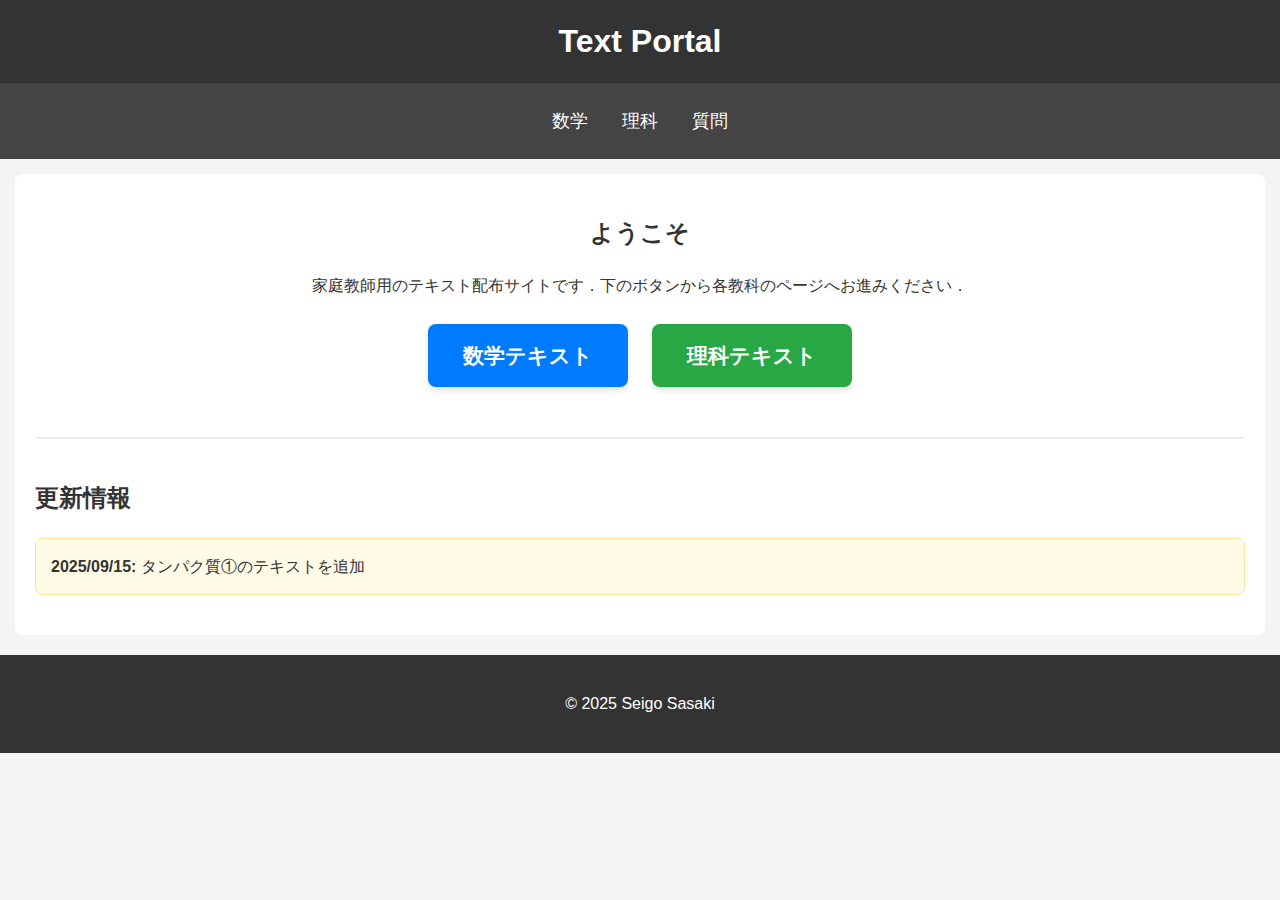
<file: index.html>
<!DOCTYPE html>
<html lang="ja">

<head>
    <meta charset="UTF-8">
    <meta name="viewport" content="width=device-width, initial-scale=1.0">
    <title>Text Portal</title>
    <link rel="stylesheet" href="style.css">
</head>

<body>
    <header>
        <h1>Text Portal</h1>
    </header>
    <nav>
        <ul>
            <li><a href="math.html">数学</a></li>
            <li><a href="science.html">理科</a></li>
            <li><a href="questions.html">質問</a></li>
        </ul>
    </nav>
    <main class="content-main">
        <section style="text-align: center;">
            <h2>ようこそ</h2>
            <p>家庭教師用のテキスト配布サイトです．下のボタンから各教科のページへお進みください．</p>
            <div class="submenu">
                <a href="math.html" class="submenu-button math-button">数学テキスト</a>
                <a href="science.html" class="submenu-button science-button">理科テキスト</a>
            </div>
        </section>

        <hr class="section-divider">
        <section>
            <h2>更新情報</h2>
            <div class="update-info">
                      <p><b>2025/09/15:</b> タンパク質①のテキストを追加
            </div>
        </section>
    </main>
    <footer class="site-footer">
        <p>&copy; 2025 Seigo Sasaki</p>
    </footer>
</body>

</html>
</file>
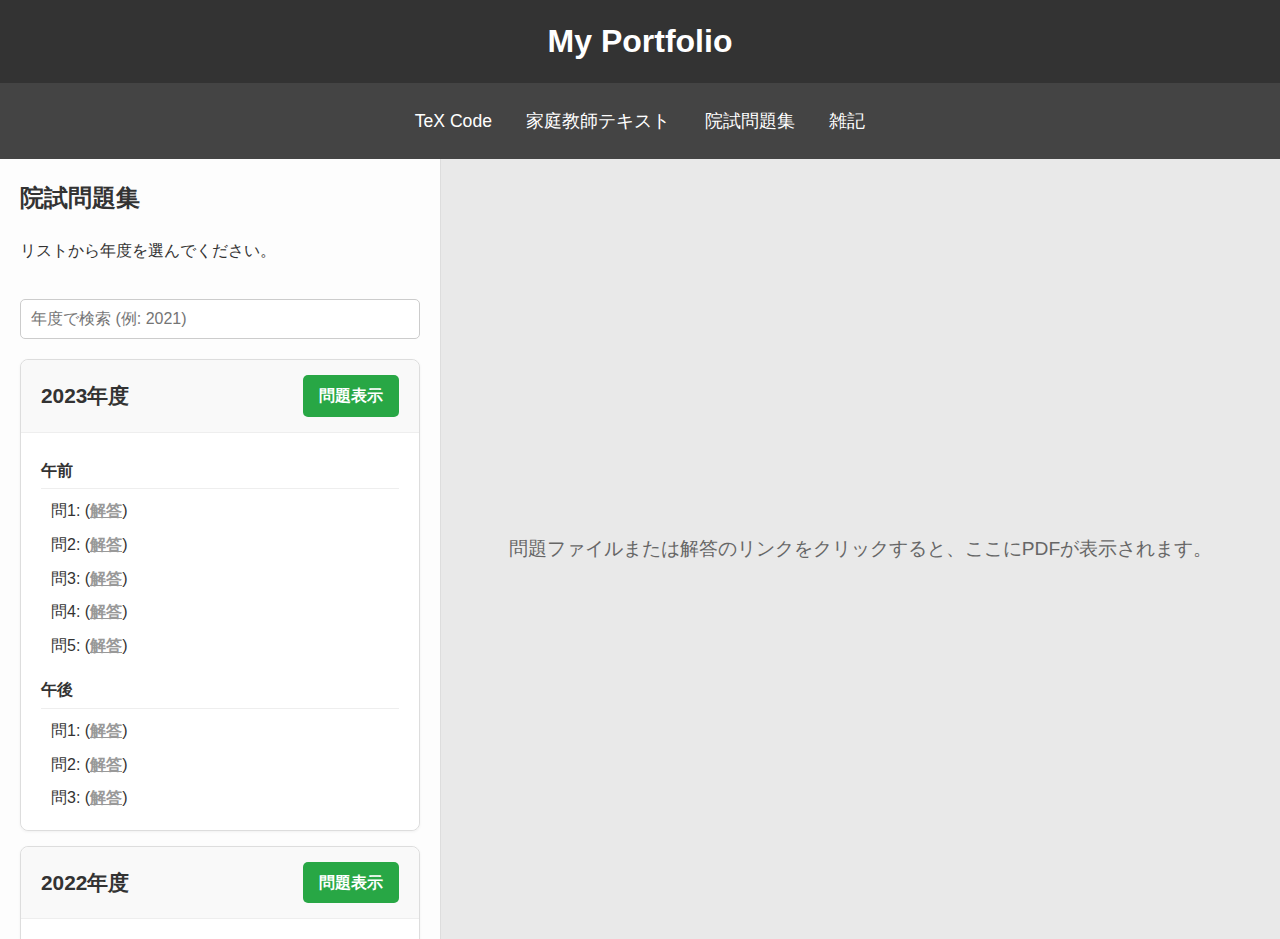
<file: exam_questions.html>
<!DOCTYPE html>
<html lang="ja">
<head>
    <meta charset="UTF-8">
    <meta name="viewport" content="width=device-width, initial-scale=1.0">
    <title>院試問題集 - My Portfolio</title>
    <link rel="stylesheet" href="style.css">
</head>
<body>
    <header>
        <h1><a href="index.html" class="header-link">My Portfolio</a></h1>
    </header>
    <nav>
        <ul>
            <li><a href="tex.html">TeX Code</a></li>
            <li><a href="tutor.html">家庭教師テキスト</a></li>
            <li><a href="exam_questions.html">院試問題集</a></li>
            <li><a href="zatsuroku.html">雑記</a></li>
        </ul>
    </nav>
    <div class="page-container">
        <div class="left-column">
            <h2>院試問題集</h2>
            <p>リストから年度を選んでください。</p>
            <input type="text" id="yearSearchInput" class="search-input-style" placeholder="年度で検索 (例: 2021)">
            <div id="exam-year-list">
                </div>
        </div>
        <div class="right-column">
            <div id="pdf-placeholder">
                <p>問題ファイルまたは解答のリンクをクリックすると、ここにPDFが表示されます。</p>
            </div>
            <iframe id="pdf-viewer" frameborder="0"></iframe>
        </div>
    </div>
    
    <script>
        document.addEventListener('DOMContentLoaded', function() {
            const listContainer = document.getElementById('exam-year-list');
            const pdfViewer = document.getElementById('pdf-viewer');
            const pdfPlaceholder = document.getElementById('pdf-placeholder');
            const searchInput = document.getElementById('yearSearchInput');
            const startYear = 1999;
            const endYear = 2023;

            const allYears = Array.from({length: endYear - startYear + 1}, (_, i) => endYear - i);

            function renderList(years) {
                listContainer.innerHTML = '';
                years.forEach(year => {
                    const yearDiv = document.createElement('div');
                    yearDiv.className = 'exam-year-item-container';
                    yearDiv.dataset.year = year;
                    yearDiv.innerHTML = `
                        <div class="exam-year-header">
                            <h3>${year}年度</h3>
                            <a href="exam_pdfs/${year}.pdf" class="exam-button file-link">問題表示</a>
                        </div>
                        <div class="exam-details">
                            <div class="solution-section">
                                <h4>午前</h4>
                                <ul>
                                    <li>問1:  (<a href="exams_ans/${year}_am_1.pdf" class="solution-pdf-link">解答</a>)</li>
                                    <li>問2:  (<a href="exams_ans/${year}_am_2.pdf" class="solution-pdf-link">解答</a>)</li>
                                     <li>問3:  (<a href="exams_ans/${year}_am_3.pdf" class="solution-pdf-link">解答</a>)</li>
                                      <li>問4:  (<a href="exams_ans/${year}_am_4.pdf" class="solution-pdf-link">解答</a>)</li>
                                       <li>問5: (<a href="exams_ans/${year}_am_5.pdf" class="solution-pdf-link">解答</a>)</li>
                                </ul>
                            </div>
                            <div class="solution-section">
                                <h4>午後</h4>
                                <ul>
                                    <li>問1:  (<a href="exams_ans/${year}_pm_1.pdf" class="solution-pdf-link">解答</a>)</li>
                                      <li>問2:  (<a href="exams_ans/${year}_pm_2.pdf" class="solution-pdf-link">解答</a>)</li>
                                        <li>問3:  (<a href="exams_ans/${year}_pm_3.pdf" class="solution-pdf-link">解答</a>)</li>
                                </ul>
                            </div>
                        </div>
                    `;
                    listContainer.appendChild(yearDiv);
                });
            }

            renderList(allYears);
            
            // ★★★ 全角数字を半角に変換する関数を追加 ★★★
            function toHalfWidth(str) {
                return str.replace(/[０-９]/g, function(s) {
                    return String.fromCharCode(s.charCodeAt(0) - 0xFEE0);
                });
            }

            searchInput.addEventListener('input', function() {
                // ★★★ ここで変換関数を呼び出す ★★★
                const query = toHalfWidth(searchInput.value);
                const filteredYears = allYears.filter(year => {
                    return String(year).includes(query);
                });
                renderList(filteredYears);
            });

            listContainer.addEventListener('click', function(event) {
                const container = event.target.closest('.exam-year-item-container');
                if (!container) return;

                document.querySelectorAll('.exam-year-item-container.active').forEach(item => {
                    item.classList.remove('active');
                });
                container.classList.add('active');

                if (event.target.classList.contains('file-link') || event.target.classList.contains('solution-pdf-link')) {
                    event.preventDefault();
                    const pdfUrl = event.target.href;
                    pdfPlaceholder.style.display = 'none';
                    pdfViewer.style.display = 'block';
                    pdfViewer.src = pdfUrl;
                }
            });
        });
    </script>
</body>
</html>
</file>
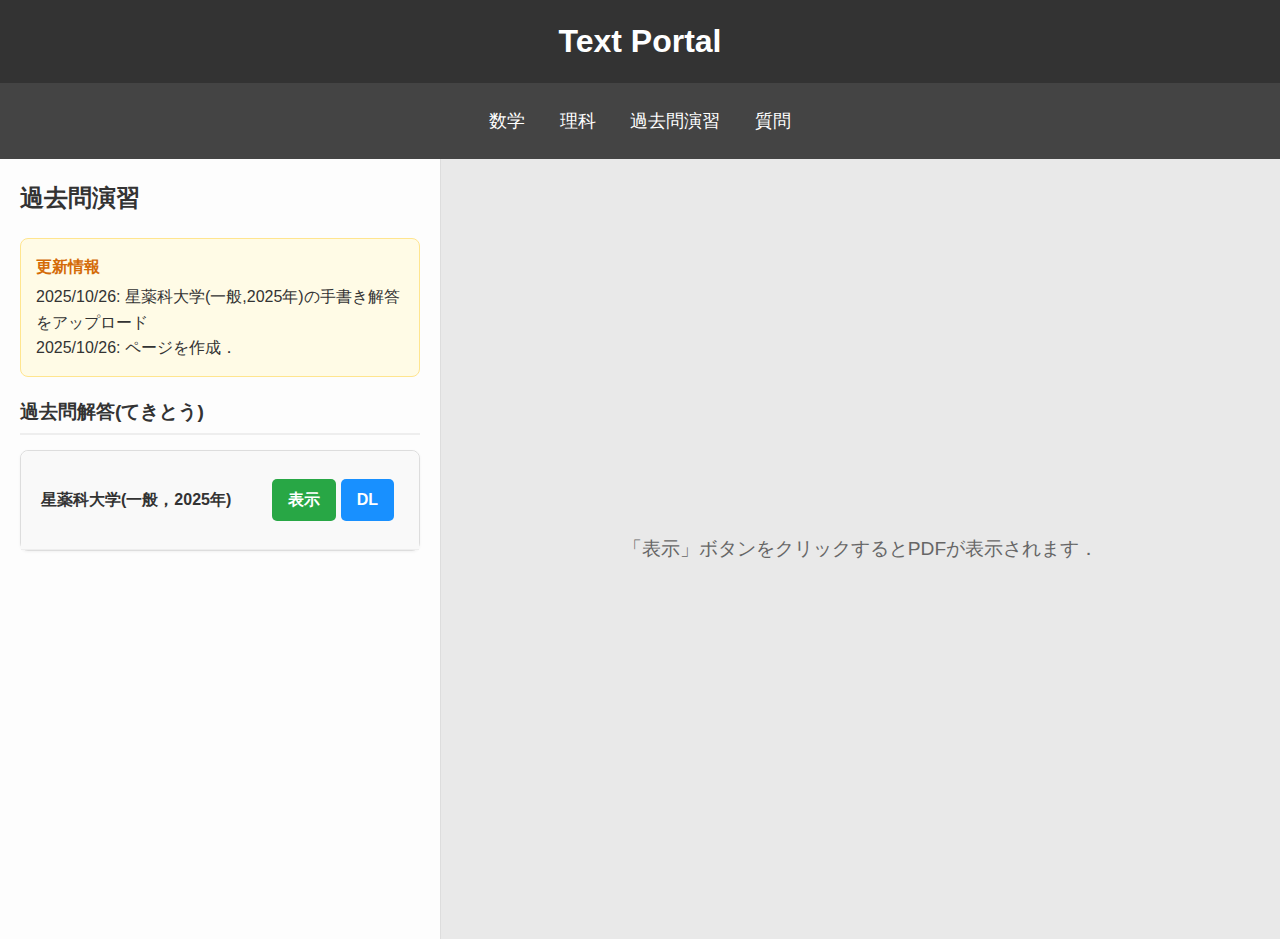
<file: kakomon.html>
<!DOCTYPE html>
<html lang="ja">
<head>
    <meta charset="UTF-8">
    <meta name="viewport" content="width=device-width, initial-scale=1.0">
    <title>過去問演習 - Text Portal</title>
    <link rel="stylesheet" href="style.css">
</head>
<body>
    <header>
        <h1><a href="index.html" class="header-link">Text Portal</a></h1>
    </header>
   <nav>
    <ul>
        <li><a href="math.html">数学</a></li>
        <li><a href="science.html">理科</a></li>
                        <li><a href="kakomon.html">過去問演習</a></li>
        <li><a href="questions.html">質問</a></li>
    </ul>
</nav>

    <div class="page-container">
        <div class="left-column">
            <h2>過去問演習</h2>
            
            <div class="update-info">
                <h4>更新情報</h4>
                <p>2025/10/26: 星薬科大学(一般,2025年)の手書き解答をアップロード</p>
                <p>2025/10/26: ページを作成．</p>
            </div>

            <div id="text-list-container">
    <h3>過去問解答(てきとう)</h3>
                   <div class="exam-year-item-container">
                    <div class="exam-year-header">
                        <h4>星薬科大学(一般，2025年)</h4>
                        <div>
                            <a href="家庭教師テキスト/kakomon/hoshiippan2025.pdf" class="exam-button file-link">表示</a>
                             <a href="家庭教師テキスト/kakomon/hoshiippan2025.pdf" class="exam-button file-link" download>DL</a>
                                    </div>
                    </div>
                </div>


            </div>
        </div>
     <div class="right-column">
            <div id="pdf-placeholder">
                <p>「表示」ボタンをクリックするとPDFが表示されます．</p>
            </div>
            <iframe id="pdf-viewer" frameborder="0"></iframe>
        </div>
    </div>
    </div>

    <script>
        document.addEventListener('DOMContentLoaded', function () {
            const listContainer = document.getElementById('text-list-container');
            const pdfViewer = document.getElementById('pdf-viewer');
            const pdfPlaceholder = document.getElementById('pdf-placeholder');

            listContainer.addEventListener('click', function (event) {
                // 「表示」ボタン(file-linkクラスを持つ要素)がクリックされたかチェック
                if (event.target.classList.contains('file-link')) {

                    // ★★★ ここからが変更部分 ★★★
                    // 画面幅が768pxより大きい（PC）場合のみ、プレビュー機能を動かす
                    if (window.innerWidth > 768) {
                        event.preventDefault(); // リンクの通常動作をキャンセル

                        const clickedItem = event.target.closest('.exam-year-item-container');
                        if (!clickedItem) return;

                        // すべての項目のアクティブ状態を解除
                        document.querySelectorAll('.exam-year-item-container.active').forEach(item => {
                            item.classList.remove('active');
                        });
                        // クリックされた項目をアクティブにする
                        clickedItem.classList.add('active');

                        // PDFを表示
                        const pdfUrl = event.target.href;
                        pdfPlaceholder.style.display = 'none';
                        pdfViewer.style.display = 'block';
                        pdfViewer.src = pdfUrl;
                    }
                    // ★★★ 変更部分ここまで ★★★
                    // スマホの場合は event.preventDefault() が実行されないため、
                    // リンクは通常の動作（新しいタブでPDFを開く）をします。
                }
            });
        });
    </script>
</body>

</html>
</file>
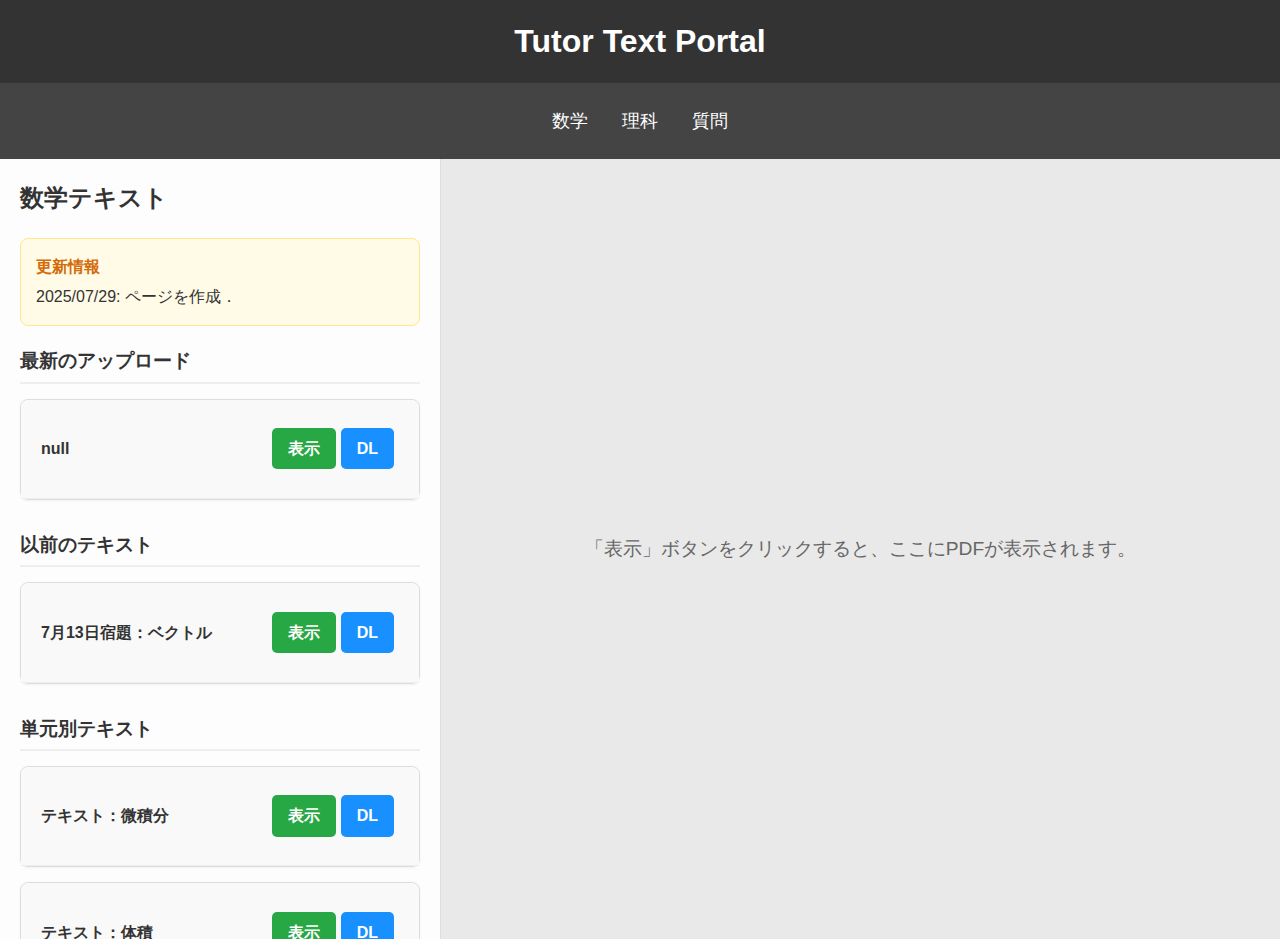
<file: math.html>
<!DOCTYPE html>
<html lang="ja">
<head>
    <meta charset="UTF-8">
    <meta name="viewport" content="width=device-width, initial-scale=1.0">
    <title>数学テキスト - Tutor Text Portal</title>
    <link rel="stylesheet" href="style.css">
</head>
<body>
    <header>
        <h1><a href="index.html" class="header-link">Tutor Text Portal</a></h1>
    </header>
   <nav>
    <ul>
        <li><a href="math.html">数学</a></li>
        <li><a href="science.html">理科</a></li>
        <li><a href="questions.html">質問</a></li>
    </ul>
</nav>

    <div class="page-container">
        <div class="left-column">
            <h2>数学テキスト</h2>
            
            <div class="update-info">
                <h4>更新情報</h4>
                <p>2025/07/29: ページを作成．</p>
            </div>

            <div id="text-list-container">
                <h3>最新のアップロード</h3>
                <div class="exam-year-item-container">
                    <div class="exam-year-header">
                        <h4>null</h4>
                        <div>
                            <a href="家庭教師テキスト/math/calculus_basic.pdf" class="exam-button file-link">表示</a>
                            <a href="家庭教師テキスト/math/calculus_basic.pdf" class="exam-button file-link" download>DL</a>
                        </div>
                    </div>
                </div>
                

                <h3>以前のテキスト</h3>
                <div class="exam-year-item-container">
                    <div class="exam-year-header">
                        <h4>7月13日宿題：ベクトル</h4>
                        <div>
                            <a href="家庭教師テキスト/math/0713homework.pdf" class="exam-button file-link">表示</a>
                            <a href="家庭教師テキスト/math/0713homework.pdf" class="exam-button file-link" download>DL</a>
                        </div>
                    </div>
                </div>

 <h3>単元別テキスト</h3>
         <div class="exam-year-item-container">
                    <div class="exam-year-header">
                        <h4>テキスト：微積分</h4>
                        <div>
                            <a href="家庭教師テキスト/math/calc.pdf" class="exam-button file-link">表示</a>
                            <a href="家庭教師テキスト/math/calc.pdf" class="exam-button file-link" download>DL</a>
                        </div>
                    </div>
                </div>

                           <div class="exam-year-item-container">
                    <div class="exam-year-header">
                        <h4>テキスト：体積</h4>
                        <div>
                            <a href="家庭教師テキスト/math/volume.pdf" class="exam-button file-link">表示</a>
                            <a href="家庭教師テキスト/math/volume.pdf" class="exam-button file-link" download>DL</a>
                        </div>
                    </div>
                </div>

                              <div class="exam-year-item-container">
                    <div class="exam-year-header">
                        <h4>テキスト：ベクトル</h4>
                        <div>
                            <a href="家庭教師テキスト/math/vector.pdf" class="exam-button file-link">表示</a>
                            <a href="家庭教師テキスト/math/vector.pdf" class="exam-button file-link" download>DL</a>
                        </div>
                    </div>
                </div>

   <div class="exam-year-item-container">
                    <div class="exam-year-header">
                        <h4>演習問題：複素平面</h4>
                        <div>
                            <a href="家庭教師テキスト/math/Complex Plane Problems.pdf" class="exam-button file-link">表示</a>
                            <a href="家庭教師テキスト/math/Complex Plane Problems.pdf" class="exam-button file-link" download>DL</a>
                        </div>
                    </div>
                </div>

            </div>
        </div>
        <div class="right-column">
            <div id="pdf-placeholder">
                <p>「表示」ボタンをクリックすると、ここにPDFが表示されます。</p>
            </div>
            <iframe id="pdf-viewer" frameborder="0"></iframe>
        </div>
    </div>

   <script>
    document.addEventListener('DOMContentLoaded', function() {
        const listContainer = document.getElementById('text-list-container');
        const pdfViewer = document.getElementById('pdf-viewer');
        const pdfPlaceholder = document.getElementById('pdf-placeholder');

        listContainer.addEventListener('click', function(event) {
            // 「表示」ボタン(file-linkクラスを持つ要素)がクリックされたかチェック
            if (event.target.classList.contains('file-link')) {

                // ★★★ ここからが変更部分 ★★★
                // 画面幅が768pxより大きい（PC）場合のみ、プレビュー機能を動かす
                if (window.innerWidth > 768) {
                    event.preventDefault(); // リンクの通常動作をキャンセル
                    
                    const clickedItem = event.target.closest('.exam-year-item-container');
                    if (!clickedItem) return;

                    // すべての項目のアクティブ状態を解除
                    document.querySelectorAll('.exam-year-item-container.active').forEach(item => {
                        item.classList.remove('active');
                    });
                    // クリックされた項目をアクティブにする
                    clickedItem.classList.add('active');

                    // PDFを表示
                    const pdfUrl = event.target.href;
                    pdfPlaceholder.style.display = 'none';
                    pdfViewer.style.display = 'block';
                    pdfViewer.src = pdfUrl;
                }
                // ★★★ 変更部分ここまで ★★★
                // スマホの場合は event.preventDefault() が実行されないため、
                // リンクは通常の動作（新しいタブでPDFを開く）をします。
            }
        });
    });
</script>
</body>
</html>
</file>
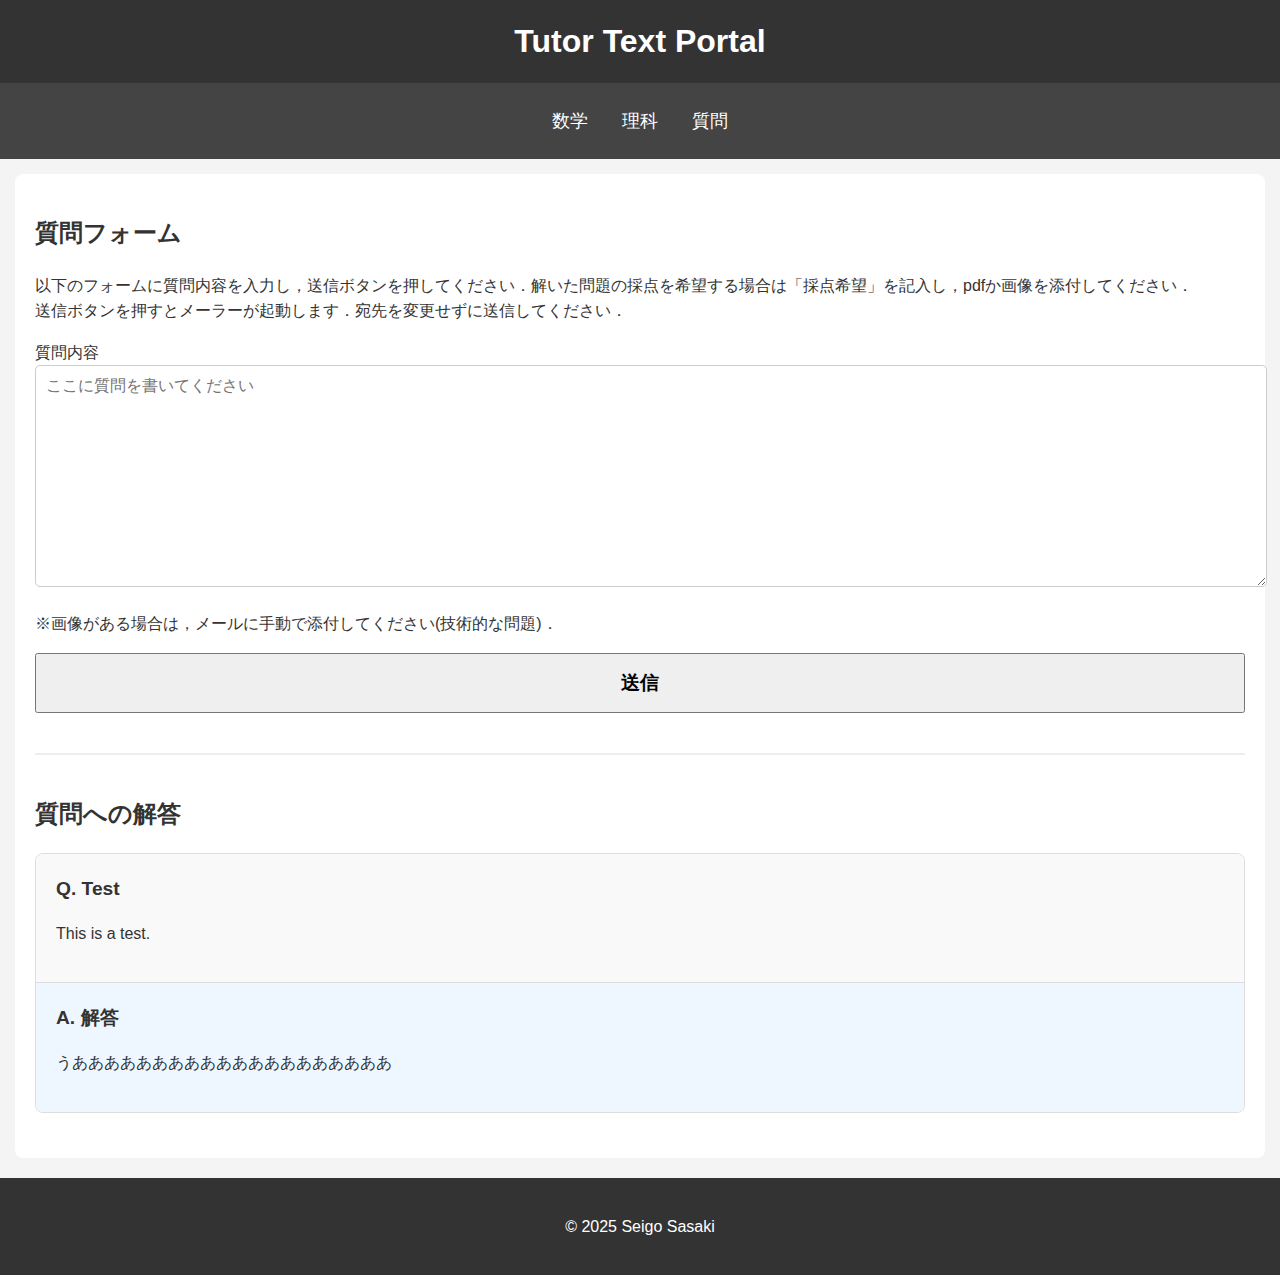
<file: questions.html>
<!DOCTYPE html>
<html lang="ja">
<head>
    <meta charset="UTF-8">
    <meta name="viewport" content="width=device-width, initial-scale=1.0">
    <title>質問 - Tutor Text Portal</title>
    <link rel="stylesheet" href="style.css">
</head>
<body>
    <header>
        <h1><a href="index.html" class="header-link">Tutor Text Portal</a></h1>
    </header>
    <nav>
        <ul>
            <li><a href="math.html">数学</a></li>
            <li><a href="science.html">理科</a></li>
            <li><a href="questions.html">質問</a></li>
        </ul>
    </nav>
    <main class="content-main">
        <section>
            <h2>質問フォーム</h2>
            <p>以下のフォームに質問内容を入力し，送信ボタンを押してください．解いた問題の採点を希望する場合は「採点希望」を記入し，pdfか画像を添付してください．<br>送信ボタンを押すとメーラーが起動します．宛先を変更せずに送信してください．</p>
            
            
            <form id="question-form">
                <div class="form-group">
                    <label for="question-text">質問内容</label>
                    <textarea id="question-text" placeholder="ここに質問を書いてください"></textarea>
                </div>
                
                <div class="form-group">
                    <p class="manual-attach-note">※画像がある場合は，メールに手動で添付してください(技術的な問題)．</p>
                    <button type="submit" class="submit-button question-submit-button">送信</button>
                </div>
            </form>
        </section>

        <hr class="section-divider">

        <section>
            <h2>質問への解答</h2>
            <div class="qa-container">
                <article class="qa-entry">
                    <div class="question-part">
                        <h4>Q. Test </h4>
                        <p>This is a test.</p>
                    </div>
                    <div class="answer-part">
                        <h4>A. 解答</h4>
                        <p>うああああああああああああああああああああ</p>
                    </div>
                </article>

            </div>
        </section>
        </main>
    <footer class="site-footer">
        <p>&copy; 2025 Seigo Sasaki</p>
    </footer>

<script>
    document.getElementById('question-form').addEventListener('submit', function(event) {
        event.preventDefault(); // フォームの通常の送信をキャンセル

        // 現在の日時を取得してフォーマットする
        const now = new Date();
        const year = now.getFullYear();
        const month = String(now.getMonth() + 1).padStart(2, '0');
        const day = String(now.getDate()).padStart(2, '0');
        const hours = String(now.getHours()).padStart(2, '0');
        const minutes = String(now.getMinutes()).padStart(2, '0');
        const timestamp = `${year}/${month}/${day} ${hours}:${minutes}`;

        const yourEmail = "sasaki.s.tutor@gmail.com"; // ★★★ あなたのメールアドレスに変更 ★★★
        const subject = `家庭教師の質問 (送信日時：${timestamp})`; // 件名に日時を追加
        
        const body = document.getElementById('question-text').value;

        // mailtoリンクを組み立て
        const mailtoLink = `mailto:${yourEmail}?subject=${encodeURIComponent(subject)}&body=${encodeURIComponent(body)}`;

        // メーラーを立ち上げ
        window.location.href = mailtoLink;
    });
</script>
</body>
</html>
</file>
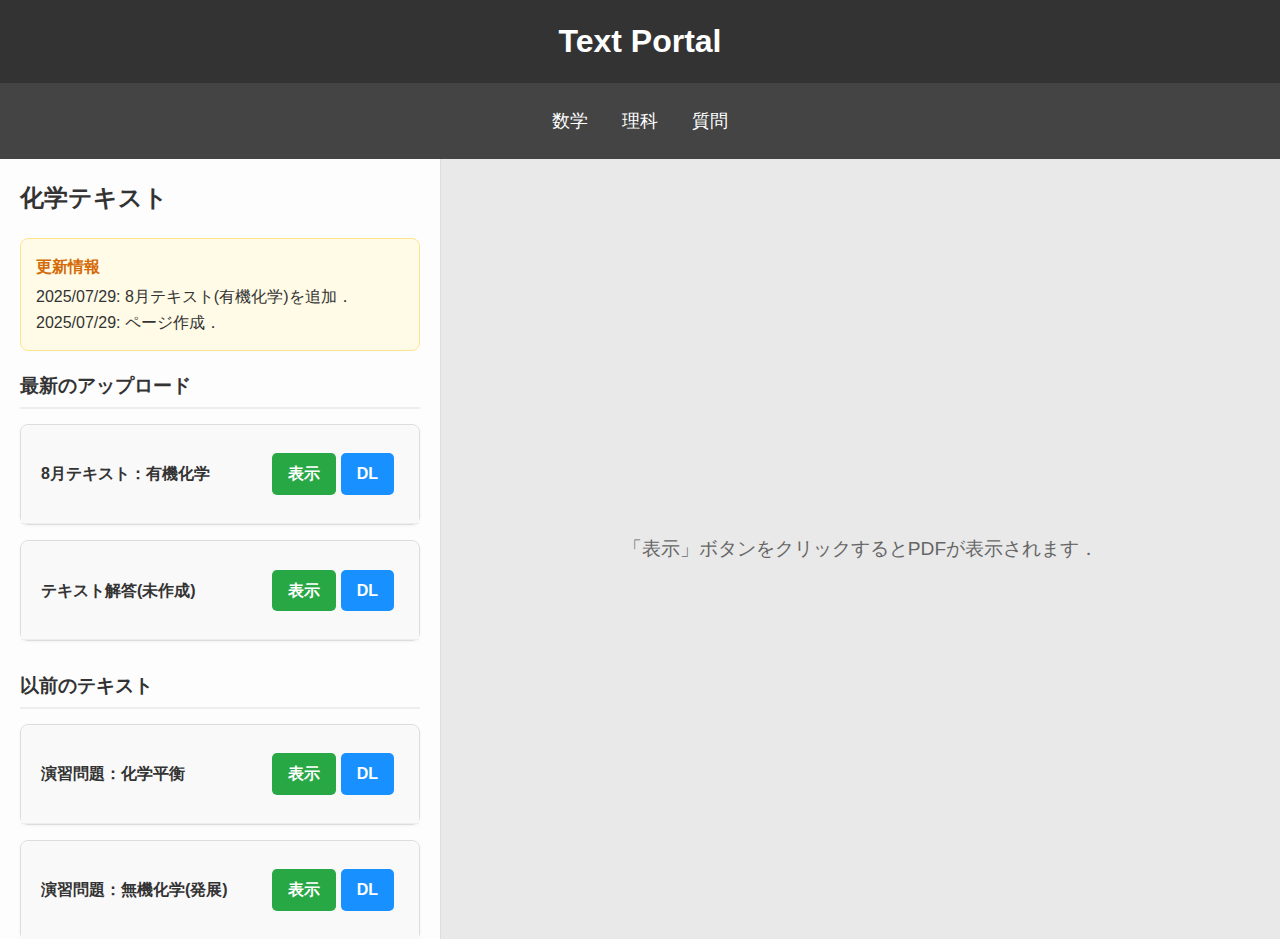
<file: science.html>
<!DOCTYPE html>
<html lang="ja">
<head>
    <meta charset="UTF-8">
    <meta name="viewport" content="width=device-width, initial-scale=1.0">
    <title>化学テキスト - Text Portal</title>
    <link rel="stylesheet" href="style.css">
</head>
<body>
      <header>
        <h1><a href="index.html" class="header-link">Text Portal</a></h1>
    </header>
<nav>
    <ul>
        <li><a href="math.html">数学</a></li>
        <li><a href="science.html">理科</a></li>
        <li><a href="questions.html">質問</a></li>
    </ul>
</nav>

    <div class="page-container">
        <div class="left-column">
            <h2>化学テキスト</h2>
            
            <div class="update-info">
                <h4>更新情報</h4>
                <p>2025/07/29: 8月テキスト(有機化学)を追加．</p>
                <p>2025/07/29: ページ作成．</p>
            </div>

            <div id="text-list-container">
                <h3>最新のアップロード</h3>
                <div class="exam-year-item-container">
                    <div class="exam-year-header">
                        <h4>8月テキスト：有機化学</h4>
                        <div>
                            <a href="家庭教師テキスト/chem/chem_organic_text.pdf" class="exam-button file-link">表示</a>
                            <a href="家庭教師テキスト/chem/chem_organic_text.pdf" class="exam-button file-link" download>DL</a>
                        </div>
                    </div>
                </div>
                <div class="exam-year-item-container">
                    <div class="exam-year-header">
                        <h4>テキスト解答(未作成)</h4>
                        <div>
                            <a href="家庭教師テキスト/chem/chem_organic_tezt_ans.pdf" class="exam-button file-link">表示</a>
                            <a href="家庭教師テキスト/chem/chem_organic_tezt_ans.pdf" class="exam-button file-link" download>DL</a>
                        </div>
                    </div>
                </div>

                <h3>以前のテキスト</h3>
                <div class="exam-year-item-container">
                    <div class="exam-year-header">
                        <h4>演習問題：化学平衡</h4>
                        <div>
                            <a href="家庭教師テキスト/chem/0720text.pdf" class="exam-button file-link">表示</a>
                            <a href="家庭教師テキスト/chem/0720text.pdf" class="exam-button file-link" download>DL</a>
                        </div>
                    </div>
                </div>

                <div class="exam-year-item-container">
                    <div class="exam-year-header">
                        <h4>演習問題：無機化学(発展)</h4>
                        <div>
                            <a href="家庭教師テキスト/chem/Inorganic Chemistry Exercises.pdf" class="exam-button file-link">表示</a>
                            <a href="家庭教師テキスト/chem/Inorganic Chemistry Exercises.pdf" class="exam-button file-link" download>DL</a>
                        </div>
                    </div>
                </div>


            </div>
        </div>
        <div class="right-column">
            <div id="pdf-placeholder">
                <p>「表示」ボタンをクリックするとPDFが表示されます．</p>
            </div>
            <iframe id="pdf-viewer" frameborder="0"></iframe>
        </div>
    </div>

   <script>
    document.addEventListener('DOMContentLoaded', function() {
        const listContainer = document.getElementById('text-list-container');
        const pdfViewer = document.getElementById('pdf-viewer');
        const pdfPlaceholder = document.getElementById('pdf-placeholder');

        listContainer.addEventListener('click', function(event) {
            // 「表示」ボタン(file-linkクラスを持つ要素)がクリックされたかチェック
            if (event.target.classList.contains('file-link')) {

                // ★★★ ここからが変更部分 ★★★
                // 画面幅が768pxより大きい（PC）場合のみ、プレビュー機能を動かす
                if (window.innerWidth > 768) {
                    event.preventDefault(); // リンクの通常動作をキャンセル
                    
                    const clickedItem = event.target.closest('.exam-year-item-container');
                    if (!clickedItem) return;

                    // すべての項目のアクティブ状態を解除
                    document.querySelectorAll('.exam-year-item-container.active').forEach(item => {
                        item.classList.remove('active');
                    });
                    // クリックされた項目をアクティブにする
                    clickedItem.classList.add('active');

                    // PDFを表示
                    const pdfUrl = event.target.href;
                    pdfPlaceholder.style.display = 'none';
                    pdfViewer.style.display = 'block';
                    pdfViewer.src = pdfUrl;
                }
                // ★★★ 変更部分ここまで ★★★
                // スマホの場合は event.preventDefault() が実行されないため、
                // リンクは通常の動作（新しいタブでPDFを開く）をします。
            }
        });
    });
</script>
</body>
</html>
</file>
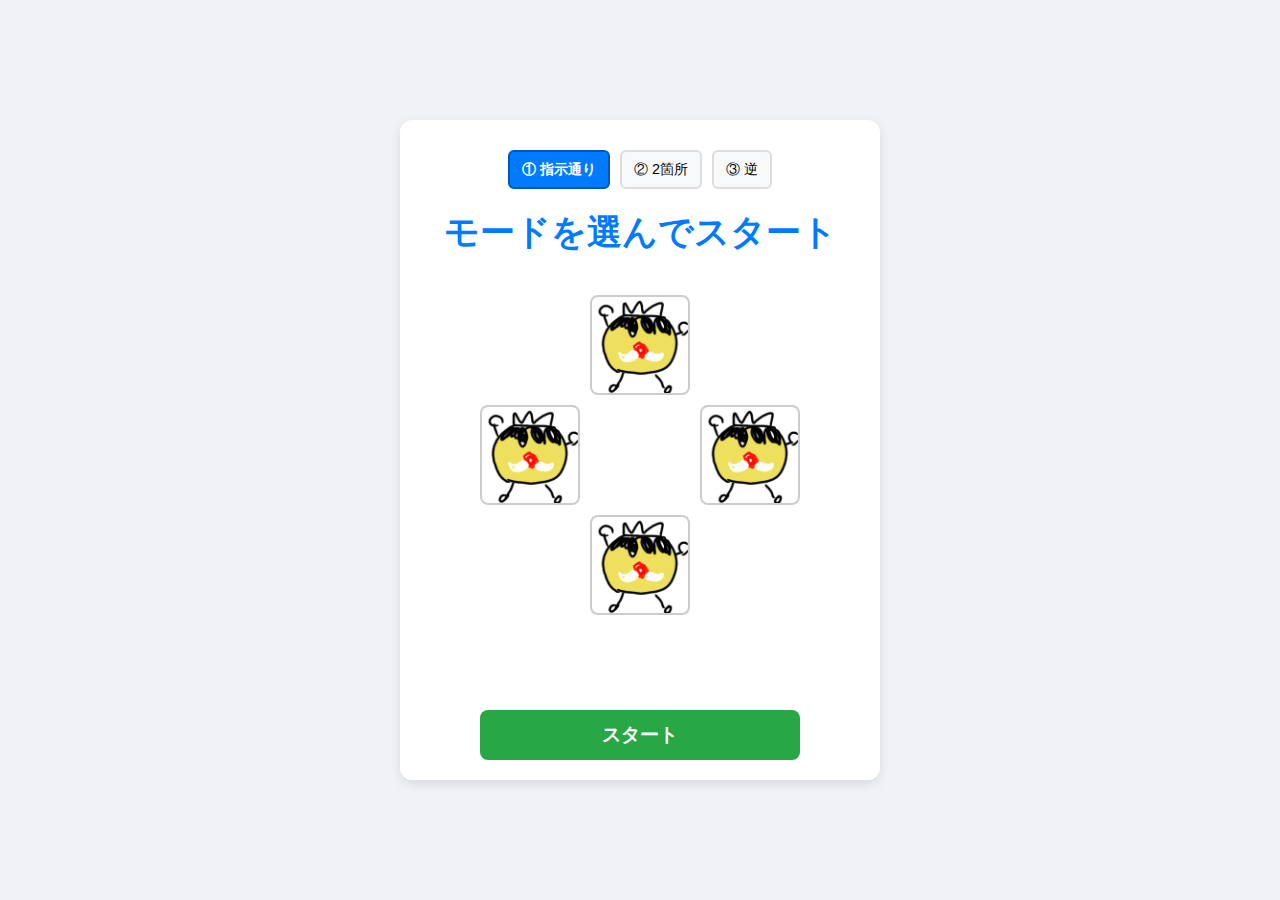
<file: test.html>
<!DOCTYPE html>
<html lang="ja">
<head>
    <meta charset="UTF-8">
    <meta name="viewport" content="width=device-width, initial-scale=1.0">
    <title>小ボス練習用</title>
    <style>
        /* CSSに変更はありません */
        body { font-family: 'Helvetica Neue', Arial, sans-serif; display: flex; justify-content: center; align-items: center; height: 100vh; margin: 0; background-color: #f0f2f5; color: #333; text-align: center; }
        #game-wrapper { background-color: white; padding: 20px 40px; border-radius: 12px; box-shadow: 0 4px 12px rgba(0, 0, 0, 0.1); width: 400px; min-height: 620px; display: flex; flex-direction: column; justify-content: space-between; }
        #game-header { min-height: 50px; }
        #progress-indicator { font-size: 1.2rem; font-weight: bold; color: #555; }
        #mode-selector { display: flex; justify-content: center; gap: 10px; margin-top: 10px; }
        .mode-btn { padding: 8px 12px; font-size: 0.9rem; border: 2px solid #ddd; background-color: #f8f9fa; border-radius: 6px; cursor: pointer; transition: all 0.2s ease; }
        .mode-btn:hover { background-color: #e9ecef; }
        .mode-btn.active { background-color: #007bff; color: white; border-color: #0056b3; font-weight: bold; }
        .mode-btn:disabled { background-color: #e9ecef; cursor: not-allowed; opacity: 0.7; }
        #display-area { font-weight: bold; height: 70px; display: flex; justify-content: center; align-items: center; transition: all 0.2s ease; }
        #display-area.instruction-text { font-size: 2.2rem; color: #007bff; }
        #display-area.countdown-text { font-size: 5rem; color: #333; }
        #display-area.result-text { font-size: 2.5rem; color: #dc3545; }
        #button-container { display: grid; grid-template-columns: 100px 100px 100px; grid-template-rows: 100px 100px 100px; gap: 10px; width: 320px; height: 320px; margin: 20px auto; }
        .control-button { border: 2px solid #ccc; border-radius: 8px; background-color: #fff; cursor: pointer; transition: all 0.2s ease; background-size: contain; background-repeat: no-repeat; background-position: center; }
        .control-button.selected { border-color: #007bff; box-shadow: 0 0 10px rgba(0, 123, 255, 0.5); transform: scale(1.05); }
        #up { grid-row: 1; grid-column: 2; }
        #left { grid-row: 2; grid-column: 1; }
        #right { grid-row: 2; grid-column: 3; }
        #down { grid-row: 3; grid-column: 2; }
        #timer-container { width: 100%; height: 10px; background-color: #e9ecef; border-radius: 5px; margin-top: 10px; overflow: hidden; visibility: hidden; }
        #timer-gauge { width: 100%; height: 100%; background-color: #28a745; border-radius: 5px; }
        #feedback-area { min-height: 80px; display: flex; flex-direction: column; justify-content: center; align-items: center; }
        #feedback { font-size: 1.5rem; font-weight: bold; margin: 0; height: 30px; }
        .correct { color: #28a745; }
        .incorrect { color: #dc3545; }
        .action-btn { width: 80%; padding: 12px 20px; font-size: 1.2rem; font-weight: bold; border: none; border-radius: 8px; cursor: pointer; margin-top: 10px; transition: background-color 0.2s; }
        #start-btn    { background-color: #28a745; color: white; }
        #submit-btn   { background-color: #007bff; color: white; }
        .hidden { display: none; }
    </style>
</head>
<body>
    <div id="game-wrapper">
        <div id="game-header">
            <div id="progress-indicator"></div>
            <div id="mode-selector">
                <button class="mode-btn active" data-mode="1">① 指示通り</button>
                <button class="mode-btn" data-mode="2">② 2箇所</button>
                <button class="mode-btn" data-mode="3">③ 逆</button>
            </div>
        </div>
        <div id="display-area"></div>
        <div id="button-container">
            <button id="up" class="control-button"></button>
            <button id="left" class="control-button"></button>
            <button id="right" class="control-button"></button>
            <button id="down" class="control-button"></button>
        </div>
        <div id="timer-container">
            <div id="timer-gauge"></div>
        </div>
        <div id="feedback-area">
            <p id="feedback"></p>
            <button id="start-btn" class="action-btn">スタート</button>
            <button id="submit-btn" class="action-btn hidden">OK</button>
        </div>
    </div>

    <script>
    // --- 要素の取得 ---
    const displayArea = document.getElementById('display-area');
    const feedbackEl = document.getElementById('feedback');
    const progressIndicator = document.getElementById('progress-indicator');
    const controlButtons = document.querySelectorAll('.control-button');
    const modeButtons = document.querySelectorAll('.mode-btn');
    const startBtn = document.getElementById('start-btn');
    const submitBtn = document.getElementById('submit-btn');
    const timerContainer = document.getElementById('timer-container');
    const timerGauge = document.getElementById('timer-gauge');

    // --- ゲーム設定 ---
    const TOTAL_QUESTIONS = 5;
    const COUNTDOWN_SECONDS = 2;
    const ANSWER_TIME_LIMIT = 3;
    const directions = ['アップ', 'ダウン', 'レフト', 'ライト'];
    const directionMap = { 'アップ': 'up', 'ダウン': 'down', 'レフト': 'left', 'ライト': 'right' };
    const oppositeMap = { 'up': 'down', 'down': 'up', 'left': 'right', 'right': 'left' };
    const directionPairs = [
        ['アップ', 'ライト'], ['アップ', 'レフト'],
        ['アップ', 'ダウン'], 
        ['レフト', 'ライト'], ['ダウン', 'レフト'],
        ['ライト', 'ダウン'],
    ];
    
    // ▼▼▼【変更点 1/3】▼▼▼
    // 音声ファイルを読み込んで準備
    const seikaiSound = new Audio('seikai.mp3');
    const huseikaiSound = new Audio('huseikai.mp3');
    const daiseikouSound = new Audio('daiseikou.mp3');
    const sippaiSound = new Audio('sippai.mp3');
    
    // サウンドを再生する関数（再生位置をリセットしてから再生）
    function playSound(sound) {
        sound.currentTime = 0;
        sound.play();
    }
    // ▲▲▲▲▲▲▲▲▲▲▲▲▲▲▲▲▲▲▲

    // --- ゲームの状態管理 ---
    let gameState = 'waiting';
    let currentMode = 1;
    let correctDirections = [];
    let selectedAnswers = [];
    let questionCount = 0;
    let score = 0;
    let answerTimer = null;

    function initialize() {
        controlButtons.forEach(btn => btn.style.backgroundImage = `url('material.PNG')`);
        displayArea.textContent = 'モードを選んでスタート';
        displayArea.className = 'instruction-text';
    }

    function startNewSet() {
        questionCount = 0; score = 0;
        startBtn.textContent = 'スタート';
        startGameSequence();
    }

    function startGameSequence() {
        questionCount++;
        gameState = 'countdown';
        feedbackEl.textContent = '';
        timerContainer.style.visibility = 'hidden';
        progressIndicator.textContent = `${questionCount} / ${TOTAL_QUESTIONS} 問目`;
        selectedAnswers = [];
        controlButtons.forEach(btn => btn.classList.remove('selected'));
        setModeButtonsDisabled(true);
        startBtn.classList.add('hidden'); submitBtn.classList.add('hidden');
        displayArea.className = 'countdown-text';
        let count = 3;
        displayArea.textContent = count;
        const countdownInterval = setInterval(() => {
            count--;
            if (count > 0) { displayArea.textContent = count; } 
            else { clearInterval(countdownInterval); generateAndShowInstruction(); }
        }, (COUNTDOWN_SECONDS * 1000) / 3);
    }

    function generateAndShowInstruction() {
        correctDirections = [];
        if (currentMode === 1 || currentMode === 3) {
            const dir = directions[Math.floor(Math.random() * directions.length)];
            displayArea.textContent = `${dir}`;
            correctDirections.push(directionMap[dir]);
        } 
        else if (currentMode === 2) {
            const pairIndex = Math.floor(Math.random() * directionPairs.length);
            const selectedPair = directionPairs[pairIndex];
            displayArea.textContent = `${selectedPair[0]} & ${selectedPair[1]}`;
            correctDirections.push(directionMap[selectedPair[0]]);
            correctDirections.push(directionMap[selectedPair[1]]);
        }
        displayArea.className = 'instruction-text';
        setTimeout(() => {
            displayArea.textContent = '入力してください';
            gameState = 'answering';
            submitBtn.classList.remove('hidden');
            startAnswerTimer();
        }, 500);
    }

    function startAnswerTimer() {
        timerGauge.style.transition = 'none';
        timerGauge.style.width = '100%';
        requestAnimationFrame(() => {
            timerGauge.style.transition = `width ${ANSWER_TIME_LIMIT}s linear`;
            timerGauge.style.width = '0%';
        });
        timerContainer.style.visibility = 'visible';
        answerTimer = setTimeout(handleTimeout, ANSWER_TIME_LIMIT * 1000);
    }
    
    function handleTimeout() {
        if (gameState !== 'answering') return;
        gameState = 'feedback';
        showFeedback(false, "時間切れ！");
    }

    function handleSelection(buttonId) {
        if (gameState !== 'answering') return;
        const buttonEl = document.getElementById(buttonId);
        const maxSelections = (currentMode === 2) ? 2 : 1;
        if (selectedAnswers.includes(buttonId)) {
            selectedAnswers = selectedAnswers.filter(id => id !== buttonId);
            buttonEl.classList.remove('selected');
        } else {
            if (selectedAnswers.length < maxSelections) {
                selectedAnswers.push(buttonId);
                buttonEl.classList.add('selected');
            } else if (maxSelections === 1) {
                document.getElementById(selectedAnswers[0])?.classList.remove('selected');
                selectedAnswers = [buttonId];
                buttonEl.classList.add('selected');
            }
        }
    }

    function checkAnswer() {
        if (gameState !== 'answering') return;
        gameState = 'feedback';
        clearTimeout(answerTimer);
        let isCorrect = false;
        const sortedSelected = [...selectedAnswers].sort();
        const sortedCorrect = [...correctDirections].sort();
        if (sortedSelected.length === sortedCorrect.length) {
            if (currentMode === 1) { isCorrect = (sortedSelected[0] === sortedCorrect[0]); }
            else if (currentMode === 2) { isCorrect = (sortedSelected[0] === sortedCorrect[0] && sortedSelected[1] === sortedCorrect[1]); }
            else if (currentMode === 3) { isCorrect = (selectedAnswers[0] === oppositeMap[correctDirections[0]]); }
        }
        if (isCorrect) { score++; }
        showFeedback(isCorrect);
    }
    
    // ▼▼▼【変更点 2/3】▼▼▼
    function showFeedback(isCorrect, message = null) {
        displayArea.textContent = '';
        submitBtn.classList.add('hidden');
        timerContainer.style.visibility = 'hidden';

        if (message) {
            feedbackEl.textContent = message;
            feedbackEl.className = 'incorrect';
            playSound(huseikaiSound); // 時間切れは不正解音
        } else if (isCorrect) {
            feedbackEl.textContent = '正解！';
            feedbackEl.className = 'correct';
            playSound(seikaiSound); // 正解音
        } else {
            feedbackEl.textContent = '不正解！';
            feedbackEl.className = 'incorrect';
            playSound(huseikaiSound); // 不正解音
        }

        setTimeout(() => {
            if (questionCount < TOTAL_QUESTIONS) { startGameSequence(); }
            else { showResults(); }
        }, 1200);
    }
    
    // ▼▼▼【変更点 3/3】▼▼▼
    function showResults() {
        gameState = 'waiting';
        setModeButtonsDisabled(false);
        feedbackEl.textContent = '';

        let resultMessage = '';
        if (score === TOTAL_QUESTIONS) {
            resultMessage = "全問正解！負けたら火力の責任だね";
            playSound(daiseikouSound); // 全問正解音
        } else {
            playSound(sippaiSound); // それ以外の結果音
            if (score >= 3) {
                resultMessage = "ちゃんとやれあほ";
            } else {
                resultMessage = "ころしますよーwww";
            }
        }
        
        progressIndicator.textContent = resultMessage;
        displayArea.textContent = `${TOTAL_QUESTIONS}問中 ${score}問 正解！`;
        displayArea.className = 'result-text';
        startBtn.textContent = 'もう一度挑戦';
        startBtn.classList.remove('hidden');
    }

    function setModeButtonsDisabled(disabled) {
        modeButtons.forEach(btn => btn.disabled = disabled);
    }
    
    // --- イベントリスナー ---
    startBtn.addEventListener('click', startNewSet);
    submitBtn.addEventListener('click', checkAnswer);
    controlButtons.forEach(button => button.addEventListener('click', () => handleSelection(button.id)));
    modeButtons.forEach(button => {
        button.addEventListener('click', () => {
            modeButtons.forEach(btn => btn.classList.remove('active'));
            button.classList.add('active');
            currentMode = parseInt(button.dataset.mode);
        });
    });

    initialize();
    </script>
</body>
</html>
</file>
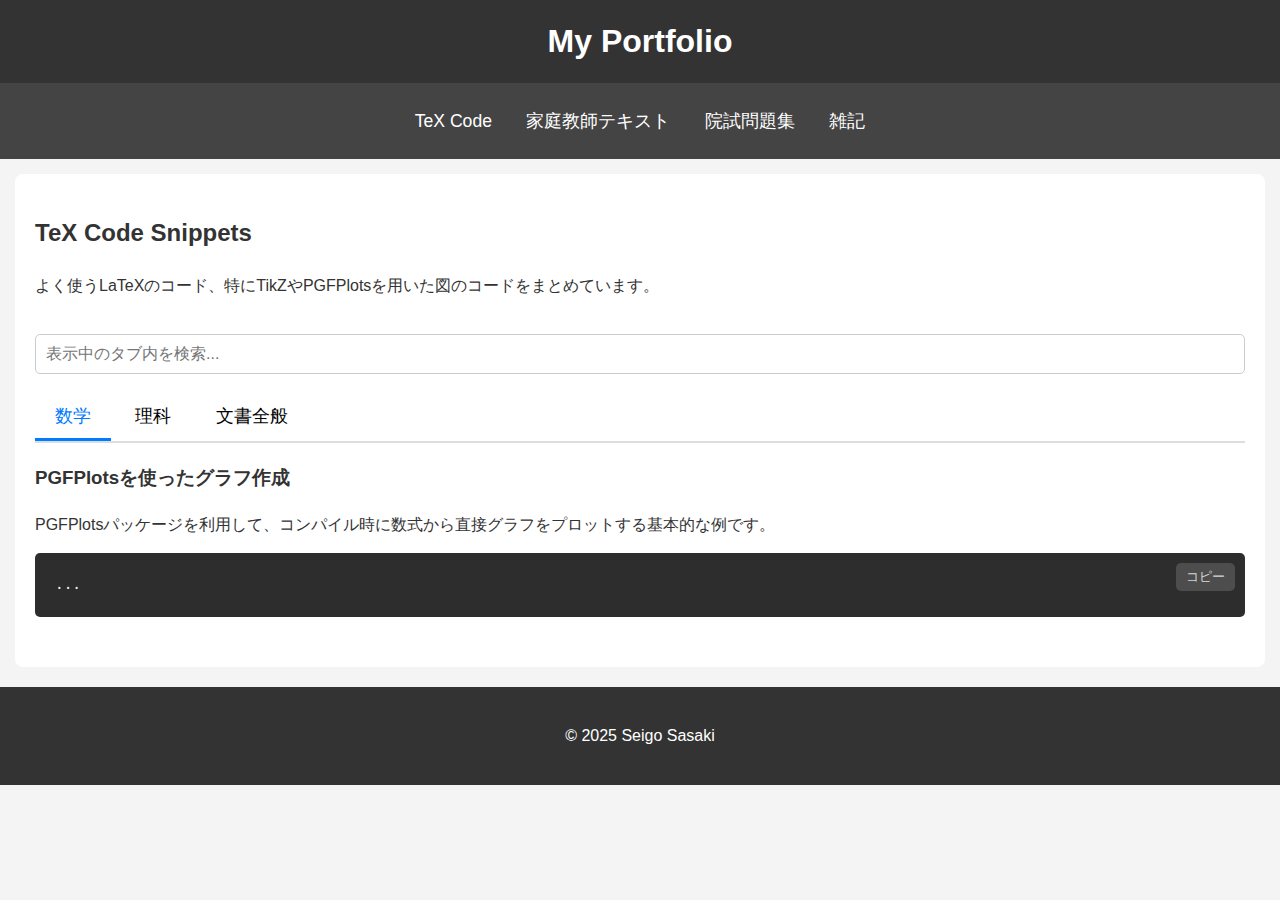
<file: tex.html>
<!DOCTYPE html>
<html lang="ja">
<head>
    <meta charset="UTF-8">
    <meta name="viewport" content="width=device-width, initial-scale=1.0">
    <title>TeX Code - My Portfolio</title>
    <link rel="stylesheet" href="style.css">
</head>
<body>
    <header>
        <h1><a href="index.html" class="header-link">My Portfolio</a></h1>
    </header>
    <nav>
        <ul>
            <li><a href="tex.html">TeX Code</a></li>
            <li><a href="tutor.html">家庭教師テキスト</a></li>
            <li><a href="exam_questions.html">院試問題集</a></li>
                  <li><a href="zatsuroku.html">雑記</a></li>
        </ul>
    </nav>
    <main class="content-main">
        <section>
            <h2>TeX Code Snippets</h2>
            <p>よく使うLaTeXのコード、特にTikZやPGFPlotsを用いた図のコードをまとめています。</p>

            <input type="text" id="texSearchInput" class="search-input-style" placeholder="表示中のタブ内を検索...">

            <div class="tab-container">
                 <button class="tab-button active" data-target="math">数学</button>
                <button class="tab-button" data-target="science">理科</button>
                <button class="tab-button " data-target="general">文書全般</button>
            </div>

            <div id="general" class="tab-content active">
                <div class="code-snippet" data-search-terms="pgfplots グラフ作成 数式 プロット">
                    <h3>PGFPlotsを使ったグラフ作成</h3>
                    <p>PGFPlotsパッケージを利用して、コンパイル時に数式から直接グラフをプロットする基本的な例です。</p>
                    <div class="code-block-wrapper">
                        <button class="copy-button">コピー</button>
                        <pre><code>...</code></pre>
                    </div>
                </div>
            </div>

            <div id="math" class="tab-content">
                <div class="code-snippet" data-search-terms="区分求積法 イメージ図 tikz">
                    <h3>区分求積法のイメージ図 (TikZ)</h3>
                    <p></p>
                    <div class="code-block-wrapper">
                        <button class="copy-button">コピー</button>
                        <pre><code>...</code></pre>
                    </div>
                </div>
            </div>

            <div id="science" class="tab-content">
                <h3 data-category-heading>芳香族化合物</h3>
                <div class="chem-snippet" data-search-terms="芳香族化合物 ベンゼン 炭化水素">
                    <div class="chem-info"><h4>ベンゼン</h4><p></p></div>
                    <div class="chem-code"><div class="code-block-wrapper"><button class="copy-button">コピー</button><pre><code>\chemfig{[:-30]*6(-=-=-=)}</code></pre></div></div>
                </div>

            <div class="chem-snippet" data-search-terms="芳香族化合物 安息香酸 カルボン酸 芳香族カルボン酸">
                    <div class="chem-info"><h4>安息香酸</h4><p></p></div>
                    <div class="chem-code"><div class="code-block-wrapper"><button class="copy-button">コピー</button><pre><code>\chemfig{[:-30]*6(-=-(-C(=[6]O)-O-H)=-=)}</code></pre></div></div>
                </div>

            <div class="chem-snippet" data-search-terms="芳香族化合物 フェノール アルコール 芳香族アルコール">
                    <div class="chem-info"><h4>フェノール</h4><p></p></div>
                    <div class="chem-code"><div class="code-block-wrapper"><button class="copy-button">コピー</button><pre><code>\chemfig{[:-30]*6(-=-(-OH)=-=)}</code></pre></div></div>
                </div>

                    <div class="chem-snippet" data-search-terms="芳香族化合物 ベンジルアルコール アルコール 芳香族アルコール">
                    <div class="chem-info"><h4>ベンジルアルコール</h4><p></p></div>
                    <div class="chem-code"><div class="code-block-wrapper"><button class="copy-button">コピー</button><pre><code>\chemfig{[:-30]*6(-=-(-CH2-OH)=-=)}</code></pre></div></div>
                </div>




                <h3 data-category-heading>脂肪族化合物</h3>
                <div class="chem-snippet" data-search-terms="脂肪族化合物 マレイン酸 ジカルボン酸 カルボン酸">
                    <div class="chem-info"><h4>マレイン酸</h4><p></p></div>
                    <div class="chem-code"><div class="code-block-wrapper"><button class="copy-button">コピー</button><pre><code>\chemfig{C(-[::240]HOOC)(-[::120]H)=C(-[::60]H)(-[::-60]COOH)}</code></pre></div></div>
                </div>

                   <div class="chem-snippet" data-search-terms="脂肪族化合物 フマル酸 ジカルボン酸 カルボン酸">
                    <div class="chem-info"><h4>フマル酸</h4><p></p></div>
                    <div class="chem-code"><div class="code-block-wrapper"><button class="copy-button">コピー</button><pre><code>\chemfig{C(-[::240]HOOC)(-[::120]H)=C(-[::60]COOH)(-[::-60]H)}</code></pre></div></div>
                </div>
 <div class="chem-snippet" data-search-terms="芳香族化合物 無水マレイン酸 不飽和ジカルボン酸 無水 Diels-Alder">
                    <div class="chem-info"><h4>無水マレイン酸</h4><p></p></div>
                    <div class="chem-code"><div class="code-block-wrapper"><button class="copy-button">コピー</button><pre><code>\chemfig{C(-[::150]H)(=[::-90]C(-[::-60]H)(-[::60]C(=[::-60]O)(-[::70])))(-[::30]C(=[::60]O)(-[::-70,1.5]O))}</code></pre></div></div>
                </div>

            </div>
        </section>
    </main>
    <footer class="site-footer">
        <p>&copy; 2025 Seigo Sasaki</p>
    </footer>

    <script>
        document.addEventListener('DOMContentLoaded', function() {
            const searchInput = document.getElementById('texSearchInput');
            const tabButtons = document.querySelectorAll('.tab-button');
            const tabContents = document.querySelectorAll('.tab-content');

            // タブ切り替え機能
            tabButtons.forEach(button => {
                button.addEventListener('click', () => {
                    tabButtons.forEach(btn => btn.classList.remove('active'));
                    button.classList.add('active');
                    tabContents.forEach(content => content.classList.remove('active'));
                    document.getElementById(button.dataset.target).classList.add('active');
                    // タブを切り替えたら検索もリセット
                    searchInput.value = '';
                    filterContent();
                });
            });

            // コピーボタン機能
            const copyButtons = document.querySelectorAll('.copy-button');
            copyButtons.forEach(button => {
                button.addEventListener('click', (e) => {
                    const code = e.target.closest('.code-block-wrapper').querySelector('code').innerText;
                    navigator.clipboard.writeText(code).then(() => {
                        e.target.textContent = 'Copied!';
                        setTimeout(() => { e.target.textContent = 'コピー'; }, 2000);
                    });
                });
            });
            
            // 検索機能
            function filterContent() {
                const query = searchInput.value.toLowerCase().trim();
                const activeContent = document.querySelector('.tab-content.active');
                
                // スニペット自体の表示を切り替え
                const snippets = activeContent.querySelectorAll('.code-snippet, .chem-snippet');
                snippets.forEach(snippet => {
                    const terms = snippet.dataset.searchTerms.toLowerCase();
                    if (terms.includes(query)) {
                        snippet.style.display = ''; // blockやflexだとレイアウトが崩れる可能性があるため空文字に
                    } else {
                        snippet.style.display = 'none';
                    }
                });

                // カテゴリ見出し（h3）の表示を切り替え
                const headings = activeContent.querySelectorAll('[data-category-heading]');
                headings.forEach(heading => {
                    let nextElement = heading.nextElementSibling;
                    let hasVisibleSnippet = false;
                    while(nextElement && !nextElement.hasAttribute('data-category-heading')) {
                        if (nextElement.style.display !== 'none') {
                            hasVisibleSnippet = true;
                            break;
                        }
                        nextElement = nextElement.nextElementSibling;
                    }
                    heading.style.display = hasVisibleSnippet ? '' : 'none';
                });
            }

            searchInput.addEventListener('input', filterContent);
        });
    </script>
</body>
</html>
</file>
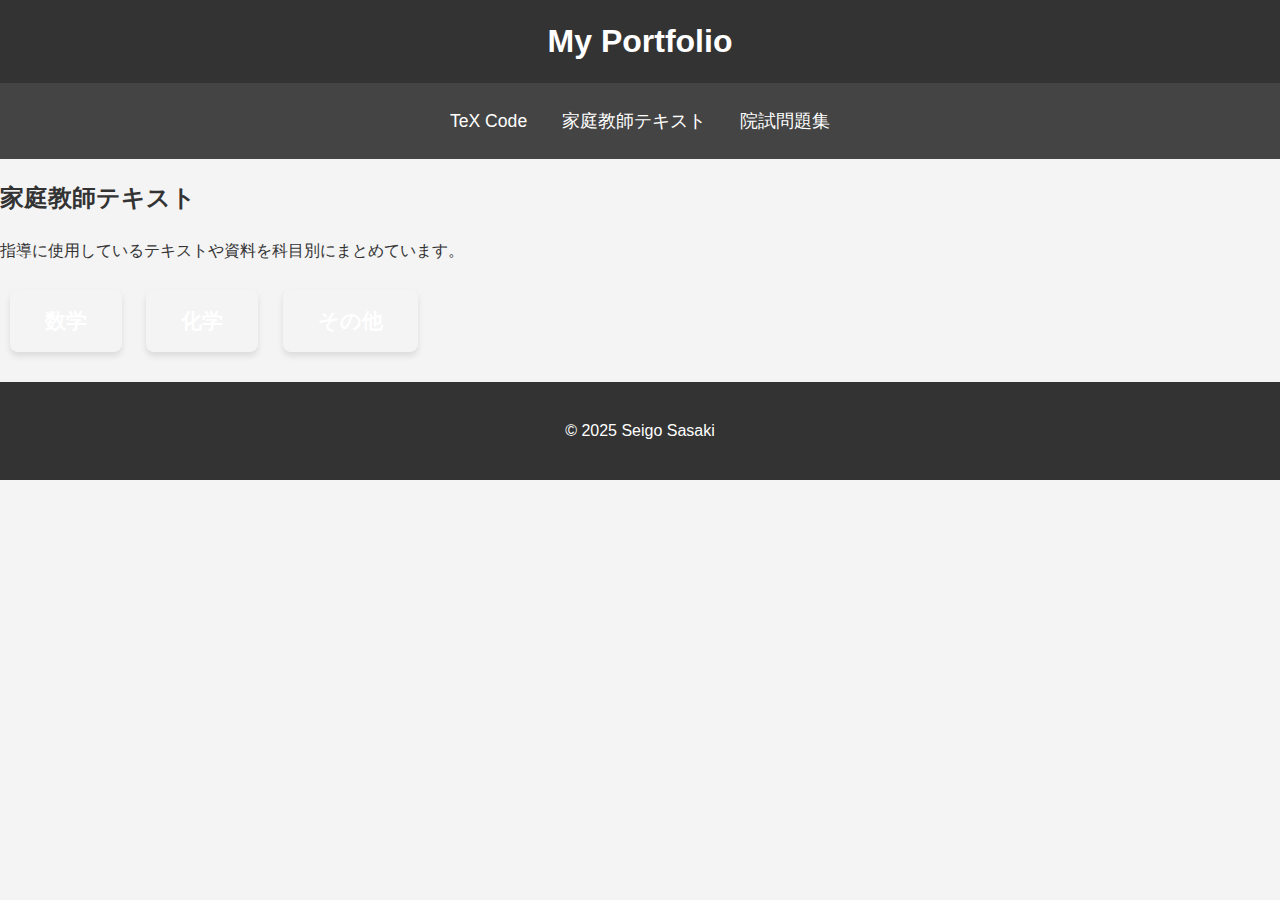
<file: tutor.html>
<!DOCTYPE html>
<html lang="ja">
<head>
    <meta charset="UTF-8">
    <meta name="viewport" content="width=device-width, initial-scale=1.0">
    <title>家庭教師テキスト - My Portfolio</title>
    <link rel="stylesheet" href="style.css">
</head>
<body>
    <header>
        <h1><a href="index.html" class="header-link">My Portfolio</a></h1>
    </header>
    <nav>
        <ul>
            <li><a href="tex.html">TeX Code</a></li>
            <li><a href="tutor.html">家庭教師テキスト</a></li>
            <li><a href="exam_questions.html">院試問題集</a></li>
        </ul>
    </nav>
    <main>
        <section>
            <h2>家庭教師テキスト</h2>
            <p>指導に使用しているテキストや資料を科目別にまとめています。</p>
            <div class="submenu">
                <a href="tutor_math.html" class="submenu-button">数学</a>
                <a href="tutor_chemistry.html" class="submenu-button">化学</a>
                <a href="tutor_other.html" class="submenu-button">その他</a>
            </div>
        </section>
    </main>
    <footer>
        <p>&copy; 2025 Seigo Sasaki</p>
    </footer>
</body>
</html>
</file>
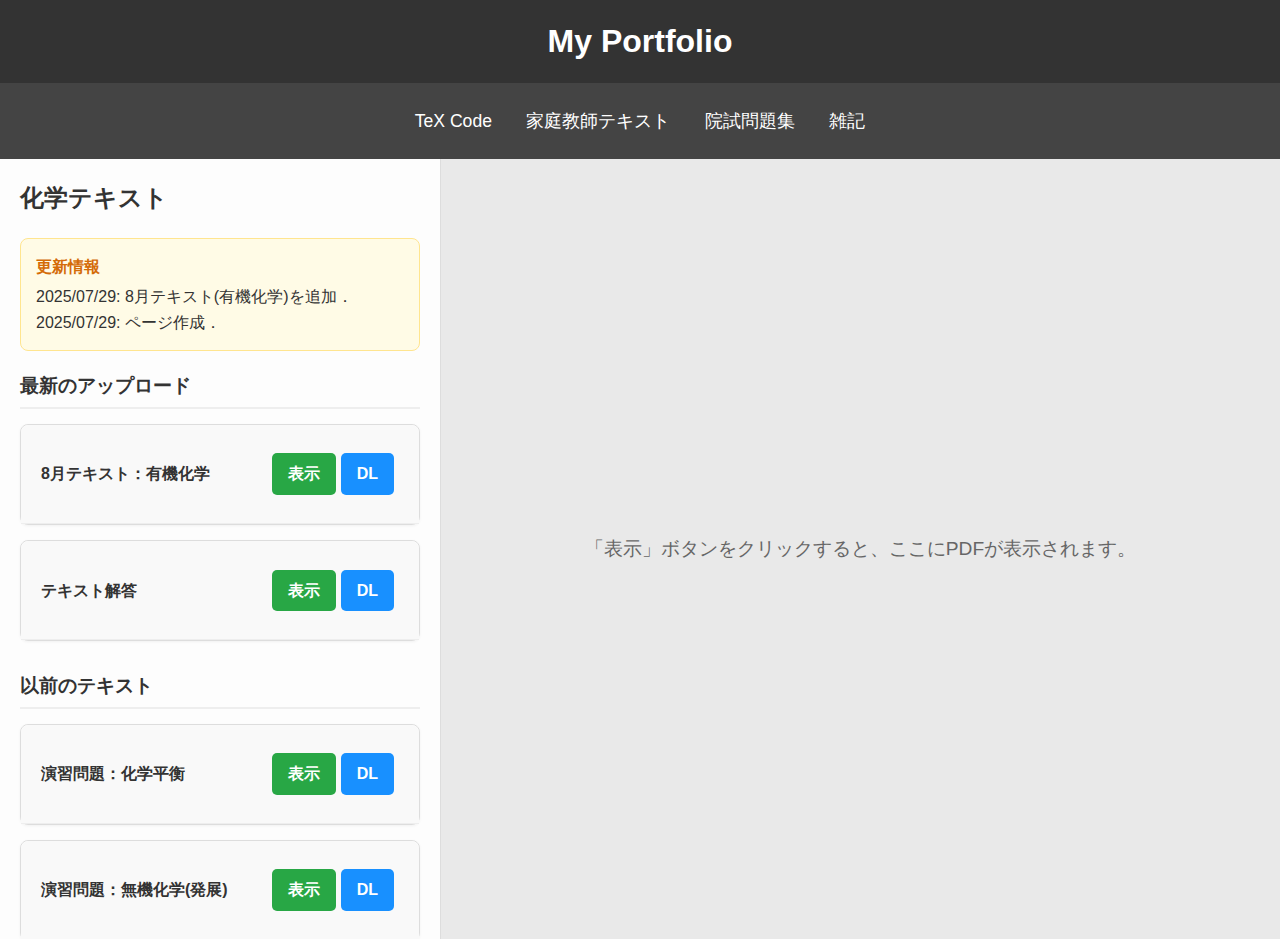
<file: tutor_chemistry.html>
<!DOCTYPE html>
<html lang="ja">
<head>
    <meta charset="UTF-8">
    <meta name="viewport" content="width=device-width, initial-scale=1.0">
    <title>化学テキスト - My Portfolio</title>
    <link rel="stylesheet" href="style.css">
</head>
<body>
    <header>
        <h1><a href="index.html" class="header-link">My Portfolio</a></h1>
    </header>
    <nav>
        <ul>
            <li><a href="tex.html">TeX Code</a></li>
            <li><a href="tutor.html">家庭教師テキスト</a></li>
            <li><a href="exam_questions.html">院試問題集</a></li>
            <li><a href="zatsuroku.html">雑記</a></li>
        </ul>
    </nav>

    <div class="page-container">
        <div class="left-column">
            <h2>化学テキスト</h2>
            
            <div class="update-info">
                <h4>更新情報</h4>
                <p>2025/07/29: 8月テキスト(有機化学)を追加．</p>
                <p>2025/07/29: ページ作成．</p>
            </div>

            <div id="text-list-container">
                <h3>最新のアップロード</h3>
                <div class="exam-year-item-container">
                    <div class="exam-year-header">
                        <h4>8月テキスト：有機化学</h4>
                        <div>
                            <a href="家庭教師テキスト/chem/chem_organic_text.pdf" class="exam-button file-link">表示</a>
                            <a href="家庭教師テキスト/chem/chem_organic_text.pdf" class="exam-button file-link" download>DL</a>
                        </div>
                    </div>
                </div>
                <div class="exam-year-item-container">
                    <div class="exam-year-header">
                        <h4>テキスト解答</h4>
                        <div>
                            <a href="家庭教師テキスト/chem/chem_organic_tezt_ans.pdf" class="exam-button file-link">表示</a>
                            <a href="家庭教師テキスト/chem/chem_organic_tezt_ans.pdf" class="exam-button file-link" download>DL</a>
                        </div>
                    </div>
                </div>

                <h3>以前のテキスト</h3>
                <div class="exam-year-item-container">
                    <div class="exam-year-header">
                        <h4>演習問題：化学平衡</h4>
                        <div>
                            <a href="家庭教師テキスト/chem/0720text.pdf" class="exam-button file-link">表示</a>
                            <a href="家庭教師テキスト/chem/0720text.pdf" class="exam-button file-link" download>DL</a>
                        </div>
                    </div>
                </div>

                <div class="exam-year-item-container">
                    <div class="exam-year-header">
                        <h4>演習問題：無機化学(発展)</h4>
                        <div>
                            <a href="家庭教師テキスト/chem/Inorganic Chemistry Exercises.pdf" class="exam-button file-link">表示</a>
                            <a href="家庭教師テキスト/chem/Inorganic Chemistry Exercises.pdf" class="exam-button file-link" download>DL</a>
                        </div>
                    </div>
                </div>

  <div class="exam-year-item-container">
                    <div class="exam-year-header">
                        <h4>演習問題：無機と酸化還元</h4>
                        <div>
                            <a href="家庭教師テキスト/chem/Exercise Problems 7-6.pdf" class="exam-button file-link">表示</a>
                            <a href="家庭教師テキスト/chem/Exercise Problems 7-6.pdf" class="exam-button file-link" download>DL</a>
                        </div>
                    </div>
                </div>


            </div>
        </div>
        <div class="right-column">
            <div id="pdf-placeholder">
                <p>「表示」ボタンをクリックすると、ここにPDFが表示されます。</p>
            </div>
            <iframe id="pdf-viewer" frameborder="0"></iframe>
        </div>
    </div>

    <script>
        document.addEventListener('DOMContentLoaded', function() {
            const listContainer = document.getElementById('text-list-container');
            const pdfViewer = document.getElementById('pdf-viewer');
            const pdfPlaceholder = document.getElementById('pdf-placeholder');

            listContainer.addEventListener('click', function(event) {
                if (event.target.classList.contains('file-link')) {
                    if (event.target.hasAttribute('download')) {
                        return;
                    }
                    
                    event.preventDefault();
                    
                    const clickedItem = event.target.closest('.exam-year-item-container');
                    if (!clickedItem) return;

                    document.querySelectorAll('.exam-year-item-container.active').forEach(item => {
                        item.classList.remove('active');
                    });
                    clickedItem.classList.add('active');

                    const pdfUrl = event.target.href;
                    pdfPlaceholder.style.display = 'none';
                    pdfViewer.style.display = 'block';
                    pdfViewer.src = pdfUrl;
                }
            });
        });
    </script>
</body>
</html>
</file>
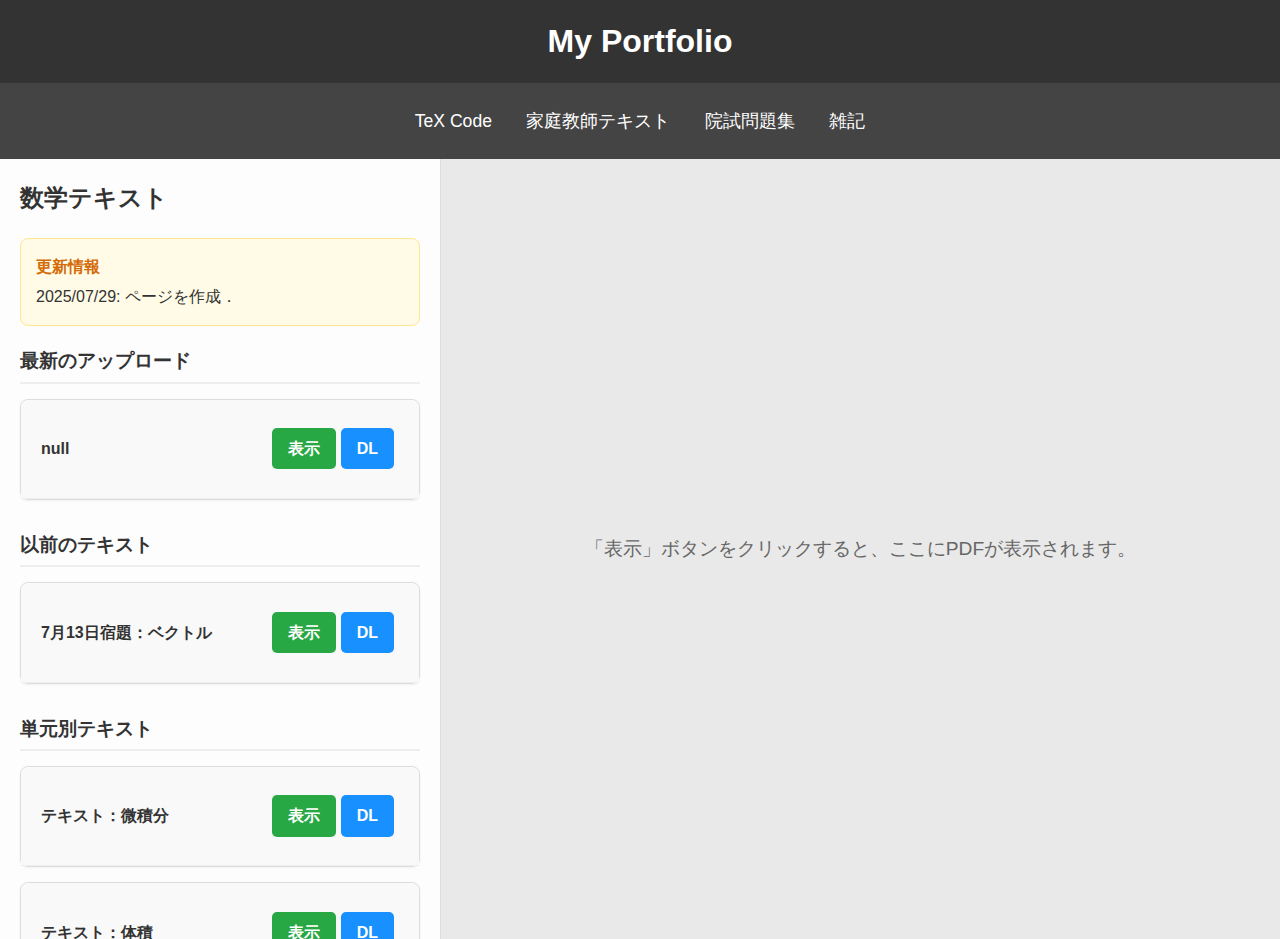
<file: tutor_math.html>
<!DOCTYPE html>
<html lang="ja">
<head>
    <meta charset="UTF-8">
    <meta name="viewport" content="width=device-width, initial-scale=1.0">
    <title>数学テキスト - My Portfolio</title>
    <link rel="stylesheet" href="style.css">
</head>
<body>
    <header>
        <h1><a href="index.html" class="header-link">My Portfolio</a></h1>
    </header>
    <nav>
        <ul>
            <li><a href="tex.html">TeX Code</a></li>
            <li><a href="tutor.html">家庭教師テキスト</a></li>
            <li><a href="exam_questions.html">院試問題集</a></li>
            <li><a href="zatsuroku.html">雑記</a></li>
        </ul>
    </nav>

    <div class="page-container">
        <div class="left-column">
            <h2>数学テキスト</h2>
            
            <div class="update-info">
                <h4>更新情報</h4>
                <p>2025/07/29: ページを作成．</p>
            </div>

            <div id="text-list-container">
                <h3>最新のアップロード</h3>
                <div class="exam-year-item-container">
                    <div class="exam-year-header">
                        <h4>null</h4>
                        <div>
                            <a href="家庭教師テキスト/math/calculus_basic.pdf" class="exam-button file-link">表示</a>
                            <a href="家庭教師テキスト/math/calculus_basic.pdf" class="exam-button file-link" download>DL</a>
                        </div>
                    </div>
                </div>
                

                <h3>以前のテキスト</h3>
                <div class="exam-year-item-container">
                    <div class="exam-year-header">
                        <h4>7月13日宿題：ベクトル</h4>
                        <div>
                            <a href="家庭教師テキスト/math/0713homework.pdf" class="exam-button file-link">表示</a>
                            <a href="家庭教師テキスト/math/0713homework.pdf" class="exam-button file-link" download>DL</a>
                        </div>
                    </div>
                </div>

 <h3>単元別テキスト</h3>
         <div class="exam-year-item-container">
                    <div class="exam-year-header">
                        <h4>テキスト：微積分</h4>
                        <div>
                            <a href="家庭教師テキスト/math/calc.pdf" class="exam-button file-link">表示</a>
                            <a href="家庭教師テキスト/math/calc.pdf" class="exam-button file-link" download>DL</a>
                        </div>
                    </div>
                </div>

                           <div class="exam-year-item-container">
                    <div class="exam-year-header">
                        <h4>テキスト：体積</h4>
                        <div>
                            <a href="家庭教師テキスト/math/volume.pdf" class="exam-button file-link">表示</a>
                            <a href="家庭教師テキスト/math/volume.pdf" class="exam-button file-link" download>DL</a>
                        </div>
                    </div>
                </div>

                              <div class="exam-year-item-container">
                    <div class="exam-year-header">
                        <h4>テキスト：ベクトル</h4>
                        <div>
                            <a href="家庭教師テキスト/math/vector.pdf" class="exam-button file-link">表示</a>
                            <a href="家庭教師テキスト/math/vector.pdf" class="exam-button file-link" download>DL</a>
                        </div>
                    </div>
                </div>

   <div class="exam-year-item-container">
                    <div class="exam-year-header">
                        <h4>演習問題：複素平面</h4>
                        <div>
                            <a href="家庭教師テキスト/math/Complex Plane Problems.pdf" class="exam-button file-link">表示</a>
                            <a href="家庭教師テキスト/math/Complex Plane Problems.pdf" class="exam-button file-link" download>DL</a>
                        </div>
                    </div>
                </div>

            </div>
        </div>
        <div class="right-column">
            <div id="pdf-placeholder">
                <p>「表示」ボタンをクリックすると、ここにPDFが表示されます。</p>
            </div>
            <iframe id="pdf-viewer" frameborder="0"></iframe>
        </div>
    </div>

    <script>
        document.addEventListener('DOMContentLoaded', function() {
            const listContainer = document.getElementById('text-list-container');
            const pdfViewer = document.getElementById('pdf-viewer');
            const pdfPlaceholder = document.getElementById('pdf-placeholder');

            listContainer.addEventListener('click', function(event) {
                if (event.target.classList.contains('file-link')) {
                    if (event.target.hasAttribute('download')) {
                        return;
                    }
                    
                    event.preventDefault();
                    
                    const clickedItem = event.target.closest('.exam-year-item-container');
                    if (!clickedItem) return;

                    document.querySelectorAll('.exam-year-item-container.active').forEach(item => {
                        item.classList.remove('active');
                    });
                    clickedItem.classList.add('active');

                    const pdfUrl = event.target.href;
                    pdfPlaceholder.style.display = 'none';
                    pdfViewer.style.display = 'block';
                    pdfViewer.src = pdfUrl;
                }
            });
        });
    </script>
</body>
</html>
</file>
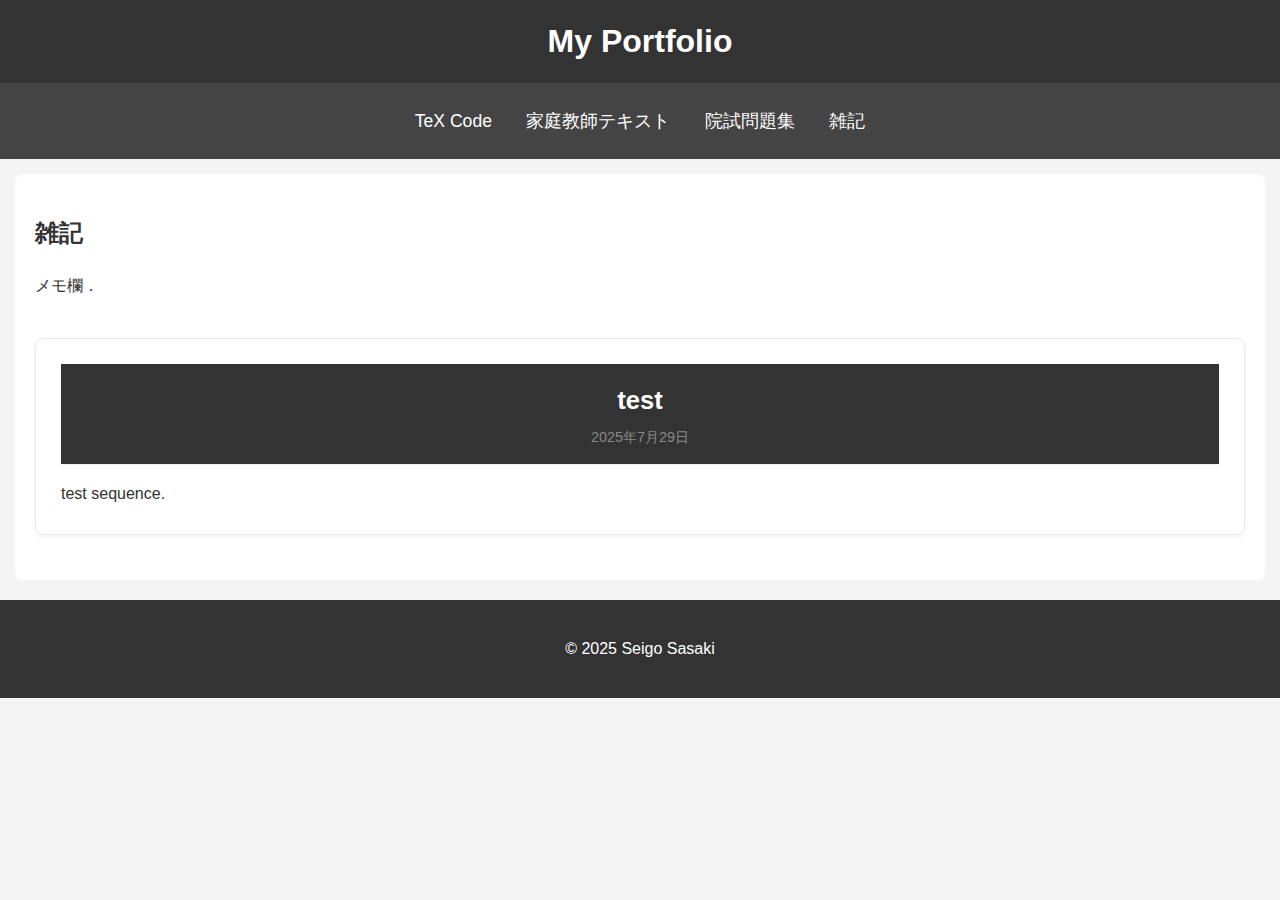
<file: zatsuroku.html>
<!DOCTYPE html>
<html lang="ja">
<head>
    <meta charset="UTF-8">
    <meta name="viewport" content="width=device-width, initial-scale=1.0">
    <title>雑記 - My Portfolio</title>
    <link rel="stylesheet" href="style.css">
</head>
<body>
    <header>
        <h1><a href="index.html" class="header-link">My Portfolio</a></h1>
    </header>
    <nav>
        <ul>
            <li><a href="tex.html">TeX Code</a></li>
            <li><a href="tutor.html">家庭教師テキスト</a></li>
            <li><a href="exam_questions.html">院試問題集</a></li>
            <li><a href="zatsuroku.html">雑記</a></li>
        </ul>
    </nav>
    <main class="content-main">
        <section>
            <h2>雑記</h2>
            <p>メモ欄．</p>

            <div class="post-container">
                <article class="post-entry">
                    <header class="post-header">
                        <h3>test</h3>
                        <p class="post-date">2025年7月29日</p>
                    </header>
                    <div class="post-content">
                        <p>test sequence.
                    </div>
                </article>

            </div>
        </section>
    </main>
    <footer class="site-footer">
        <p>&copy; 2025 Seigo Sasaki</p>
    </footer>
</body>
</html>
</file>
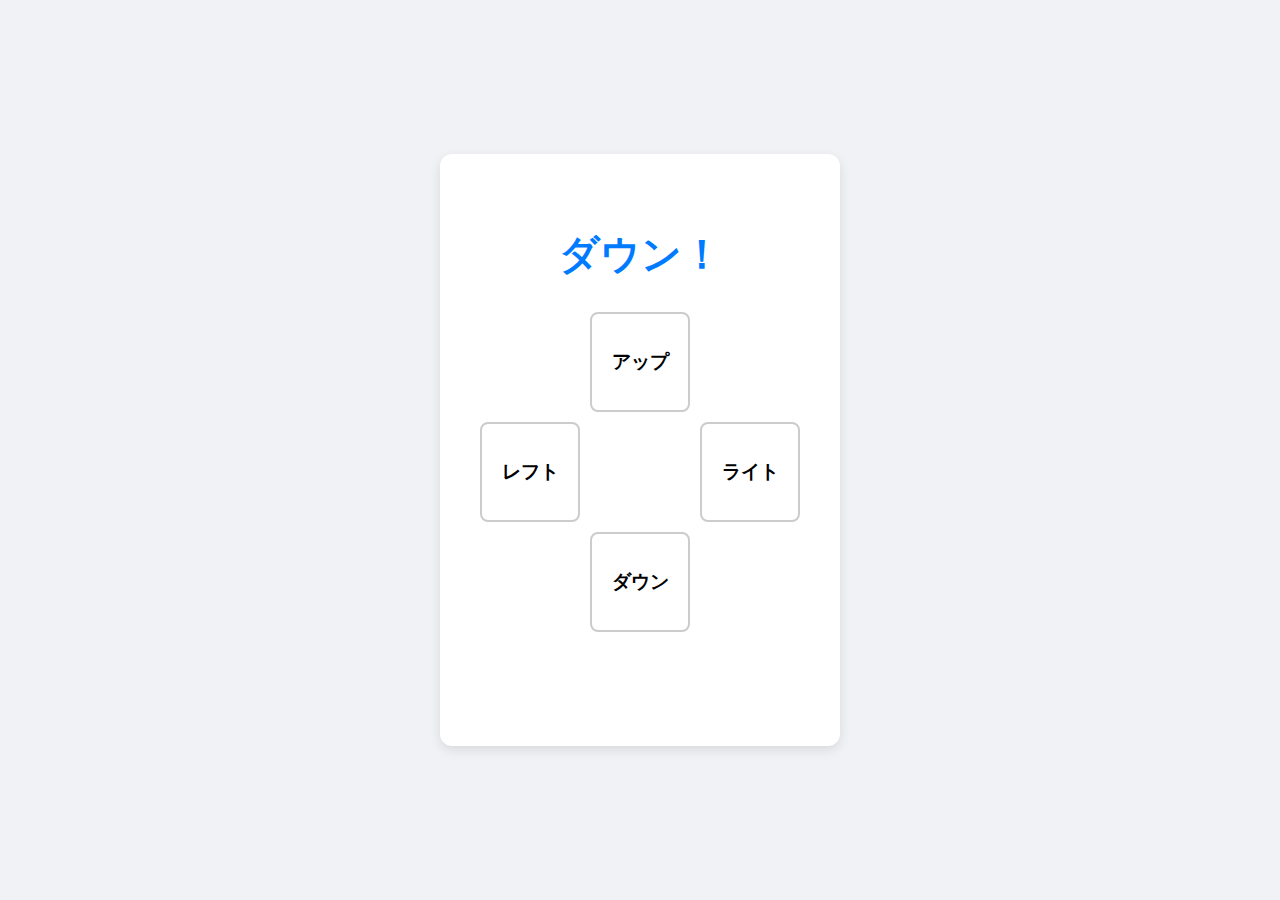
<file: 家庭教師テキスト/chem/test.html>
<!DOCTYPE html>
<html lang="ja">
<head>
    <meta charset="UTF-8">
    <meta name="viewport" content="width=device-width, initial-scale=1.0">
    <title>方向入力練習</title>
    <style>
        /* --- ページの基本スタイル --- */
        body {
            font-family: 'Helvetica Neue', Arial, sans-serif;
            display: flex;
            justify-content: center;
            align-items: center;
            height: 100vh;
            margin: 0;
            background-color: #f0f2f5;
            color: #333;
            text-align: center;
        }

        /* --- ゲーム全体のコンテナ --- */
        #game-wrapper {
            background-color: white;
            padding: 40px;
            border-radius: 12px;
            box-shadow: 0 4px 12px rgba(0, 0, 0, 0.1);
        }

        /* --- 指示テキストのスタイル --- */
        #instruction {
            font-size: 2.5rem;
            font-weight: bold;
            margin-bottom: 30px;
            color: #007bff;
        }

        /* --- ボタンを配置するコンテナ (CSS Gridを使用) --- */
        #button-container {
            display: grid;
            grid-template-columns: 100px 100px 100px; /* 3列 */
            grid-template-rows: 100px 100px 100px;    /* 3行 */
            gap: 10px; /* ボタン間の隙間 */
            width: 320px;
            height: 320px;
            margin: 0 auto; /* 中央揃え */
        }

        /* --- 各ボタンの共通スタイル --- */
        .control-button {
            font-size: 1.2rem;
            font-weight: bold;
            border: 2px solid #ccc;
            border-radius: 8px;
            background-color: #fff;
            cursor: pointer;
            transition: all 0.2s ease;
            display: flex;
            justify-content: center;
            align-items: center;
        }

        .control-button:hover {
            background-color: #e9ecef;
            border-color: #999;
        }
        
        .control-button:active {
            transform: scale(0.95);
            background-color: #dbe4f0;
        }

        /* --- 各ボタンをグリッドの特定の位置に配置 --- */
        #up    { grid-row: 1; grid-column: 2; } /* 上 */
        #left  { grid-row: 2; grid-column: 1; } /* 左 */
        #right { grid-row: 2; grid-column: 3; } /* 右 */
        #down  { grid-row: 3; grid-column: 2; } /* 下 */

        /* --- 結果フィードバックのテキストスタイル --- */
        #feedback {
            margin-top: 20px;
            font-size: 1.5rem;
            font-weight: bold;
            height: 30px; /* 高さを固定してレイアウトが崩れないようにする */
        }

        /* 正解・不正解で色を変えるためのクラス */
        .correct { color: #28a745; }
        .incorrect { color: #dc3545; }
    </style>
</head>
<body>

    <div id="game-wrapper">
        <h2 id="instruction">指示待機中...</h2>
        <div id="button-container">
            <button id="up" class="control-button">アップ</button>
            <button id="left" class="control-button">レフト</button>
            <button id="right" class="control-button">ライト</button>
            <button id="down" class="control-button">ダウン</button>
        </div>
        <p id="feedback"></p>
    </div>

    <script>
        // --- HTML要素の取得 ---
        const instructionEl = document.getElementById('instruction');
        const feedbackEl = document.getElementById('feedback');
        const upButton = document.getElementById('up');
        const downButton = document.getElementById('down');
        const leftButton = document.getElementById('left');
        const rightButton = document.getElementById('right');

        // --- ゲームの設定 ---
        const directions = ['アップ', 'ダウン', 'レフト', 'ライト'];
        // 指示(日本語)とボタンのIDを対応付けるオブジェクト
        const directionMap = {
            'アップ': 'up',
            'ダウン': 'down',
            'レフト': 'left',
            'ライト': 'right'
        };
        let currentCorrectDirection = '';

        // --- 新しい指示を生成する関数 ---
        function generateNewInstruction() {
            // directions配列からランダムに1つ選ぶ
            const randomIndex = Math.floor(Math.random() * directions.length);
            currentCorrectDirection = directions[randomIndex];
            
            // 画面の指示を更新
            instructionEl.textContent = `${currentCorrectDirection}！`;
            
            // フィードバックをクリア
            feedbackEl.textContent = '';
            feedbackEl.className = '';
        }

        // --- 答えを確認する関数 ---
        function checkAnswer(pressedButtonId) {
            // 正解のボタンIDを取得
            const correctButtonId = directionMap[currentCorrectDirection];

            if (pressedButtonId === correctButtonId) {
                // 正解の場合
                feedbackEl.textContent = '正解！';
                feedbackEl.className = 'correct';
                // 0.5秒後に次の問題へ
                setTimeout(generateNewInstruction, 500);
            } else {
                // 不正解の場合
                feedbackEl.textContent = '不正解！';
                feedbackEl.className = 'incorrect';
            }
        }

        // --- 各ボタンにクリックイベントを設定 ---
        upButton.addEventListener('click', () => checkAnswer('up'));
        downButton.addEventListener('click', () => checkAnswer('down'));
        leftButton.addEventListener('click', () => checkAnswer('left'));
        rightButton.addEventListener('click', () => checkAnswer('right'));
        
        // --- ゲーム開始 ---
        generateNewInstruction();

    </script>
</body>
</html>
</file>
<file: style.css>
/* =================================== */
/* 1. 全ページ共通の基本スタイル       */
/* =================================== */
body {
    font-family: 'Helvetica Neue', Arial, sans-serif;
    line-height: 1.6;
    margin: 0;
    padding: 0;
    background: #f4f4f4;
    color: #333;
}

header {
    background: #333;
    color: #fff;
    padding: 1rem 0;
    text-align: center;
}

header h1 {
    margin: 0;
}

.header-link {
    color: #fff;
    text-decoration: none;
}

nav {
    background: #444;
    color: #fff;
    padding: 0.5rem;
    position: sticky;
    top: 0;
    z-index: 1000;
}

nav ul {
    padding: 0;
    list-style: none;
    text-align: center;
}

nav ul li {
    display: inline;
    margin: 0 15px;
}

nav a {
    color: #fff;
    text-decoration: none;
    font-size: 1.1rem;
}

nav a:hover {
    text-decoration: underline;
}

/* 院試問題ページ以外で使用 */
main.content-main {
    padding: 20px;
    margin: 15px;
    background: #fff;
    border-radius: 8px;
}

footer, .site-footer {
    text-align: center;
    padding: 20px;
    background: #333;
    color: #fff;
    margin-top: 20px;
}


/* =================================== */
/* 2. 院試問題ページの2カラムレイアウト  */
/* =================================== */
.page-container {
    display: flex;
    height: calc(100vh - 120px); /* header/navの高さを仮に120pxとして計算 */
}

.left-column {
    flex: 0 0 400px;
    padding: 20px;
    overflow-y: auto;
    background: #fdfdfd;
    border-right: 1px solid #ddd;
}
.left-column h2, .left-column p {
    margin-top: 0;
}

.right-column {
    flex: 1;
    padding: 0;
    display: flex;
    justify-content: center;
    align-items: center;
    background: #e9e9e9;
}

#pdf-placeholder {
    color: #666;
    font-size: 1.2rem;
}

#pdf-viewer {
    width: 100%;
    height: 100%;
    border: none;
    display: none;
}

/* 院試問題ページ用のmainタグのリセット */
main:not(.content-main) {
    padding: 0;
    margin: 0;
}


/* =================================== */
/* 3. コンポーネント（部品）のスタイル  */
/* =================================== */

/* --- 共通の検索ボックス --- */
.search-input-style {
    width: 100%;
    padding: 10px;
    margin: 20px 0;
    font-size: 1rem;
    border: 1px solid #ccc;
    border-radius: 5px;
    box-sizing: border-box;
}

/* --- 家庭教師ページ：サブメニューボタン --- */
/* --- .submenu-button関連のスタイルを以下に置き換え --- */

/* ボタンの共通スタイル */
.submenu-button {
    display: inline-block;
    padding: 15px 35px;
    margin: 10px;
    color: white;
    text-decoration: none;
    border-radius: 8px;
    font-size: 1.3rem;
    font-weight: bold;
    border: none;
    box-shadow: 0 4px 6px rgba(0,0,0,0.1);
    transition: all 0.2s ease-in-out;
}

.submenu-button:hover {
    transform: translateY(-3px);
    box-shadow: 0 6px 12px rgba(0,0,0,0.15);
}

.submenu-button:active {
    transform: translateY(1px);
    box-shadow: 0 2px 4px rgba(0,0,0,0.1);
}

/* 数学ボタンの色 */
.science-button {
    background-color: #28a745; /* 緑色 */
}
.science-button:hover {
    background-color: #218838; /* 濃い緑色 */
}

/* 理科ボタンの色 */
.math-button {
    background-color: #007BFF; /* 青色 */
}
.math-button:hover {
    background-color: #0056b3; /* 濃い青色 */
}
/* --- 家庭教師ページ：教材リスト --- */
#latest-upload {
    background-color: #eef7ff;
    border: 2px solid #007BFF;
    border-radius: 8px;
    padding: 20px;
    margin-bottom: 30px;
}

.resource-item {
    background: #f9f9f9;
    border: 1px solid #eee;
    border-radius: 5px;
    padding: 15px;
    margin-bottom: 15px;
}

/* --- TeXページ：タブ --- */
.tab-container {
    border-bottom: 2px solid #ddd;
    margin-bottom: 20px;
}

.tab-button {
    padding: 10px 20px;
    cursor: pointer;
    border: none;
    background-color: transparent;
    font-size: 1.1rem;
    border-bottom: 3px solid transparent;
    transition: all 0.2s;
}

.tab-button.active, .tab-button:hover {
    color: #007BFF;
    border-bottom: 3px solid #007BFF;
}

.tab-content {
    display: none;
}

.tab-content.active {
    display: block;
}

/* --- TeXページ：コードスニペット --- */
.code-snippet, .chem-snippet {
    margin-bottom: 30px;
}

.code-block-wrapper {
    position: relative;
}

.code-block-wrapper pre {
    background-color: #2d2d2d;
    color: #f1f1f1;
    padding: 20px;
    border-radius: 5px;
    overflow-x: auto;
    font-family: 'Courier New', Courier, monospace;
    font-size: 0.9rem;
}

.copy-button {
    position: absolute;
    top: 10px;
    right: 10px;
    padding: 5px 10px;
    background-color: #555;
    color: white;
    border: none;
    border-radius: 5px;
    cursor: pointer;
    opacity: 0.8;
    transition: opacity 0.2s;
}

.copy-button:hover {
    opacity: 1;
}

/* --- TeXページ：化学スニペット（左右分割） --- */
.chem-snippet {
    display: flex;
    gap: 20px;
    align-items: flex-start;
}

.chem-info {
    flex: 0 0 30%;
}

.chem-code {
    flex: 1;
}


/* --- 院試問題ページ：年度リスト --- */
.exam-year-item-container {
    border: 1px solid #ddd;
    border-radius: 8px;
    margin-bottom: 15px;
    box-shadow: 0 1px 3px rgba(0,0,0,0.05);
    cursor: pointer;
    transition: all 0.2s ease-in-out;
}

.exam-year-item-container.active {
    border-color: #007BFF;
    box-shadow: 0 4px 8px rgba(0, 123, 255, 0.2);
    transform: translateY(-2px);
}

.exam-year-header {
    padding: 15px 20px;
    display: flex;
    justify-content: space-between;
    align-items: center;
    background-color: #f9f9f9;
    border-bottom: 1px solid #eee;
    border-top-left-radius: 8px;
    border-top-right-radius: 8px;
}

.exam-year-header h3 {
    margin: 0;
    font-size: 1.3rem;
}

.exam-button.file-link {
    display: inline-block;
    padding: 8px 16px;
    text-decoration: none;
    border-radius: 5px;
    color: white;
    font-weight: bold;
    background-color: #28a745;
    transition: background-color 0.2s;
}
.exam-button.file-link:hover {
    background-color: #218838;
}

.exam-details {
    padding: 10px 20px 15px 20px;
    background: #fff;
    border-bottom-left-radius: 8px;
    border-bottom-right-radius: 8px;
}

.solution-section h4 {
    margin: 15px 0 5px 0;
    padding-bottom: 5px;
    border-bottom: 1px solid #eee;
}
.solution-section ul {
    list-style-type: none;
    padding-left: 10px;
    margin: 0;
}
/* --- ここから追記 --- */

/* 雑記ページの投稿コンテナ */
.post-container {
    margin-top: 40px;
}

/* 各投稿のエントリ */
.post-entry {
    background-color: #fff;
    border: 1px solid #e9e9e9;
    border-radius: 8px;
    padding: 25px;
    margin-bottom: 25px;
    box-shadow: 0 2px 5px rgba(0,0,0,0.05);
}

.post-header {
    border-bottom: 1px solid #f0f0f0;
    padding-bottom: 15px;
    margin-bottom: 15px;
}

.post-header h3 {
    margin: 0;
    font-size: 1.6rem;
}

.post-date {
    margin: 5px 0 0 0;
    color: #888;
    font-size: 0.9rem;
}

.post-content p {
    margin: 0 0 1em 0;
    line-height: 1.8;
}

.post-content p:last-child {
    margin-bottom: 0;
}
/* --- ここから追記 --- */

/* 解答状況のリストアイテム */
.solution-section li {
    padding: 4px 0;
    transition: color 0.2s;
}

/* 「済」の場合のスタイル */
.solution-section li[data-status="✅ 済"] {
    color: #28a745; /* 緑色 */
    font-weight: bold;
}

/* --- ここから追記 --- */

/* 家庭教師テキストページのPDFリンク */
.text-pdf-link {
    display: inline-block;
    margin-top: 10px;
    padding: 8px 15px;
    background-color: #007BFF;
    color: white;
    text-decoration: none;
    border-radius: 5px;
    font-weight: bold;
    transition: background-color 0.2s;
}

.text-pdf-link:hover {
    background-color: #0056b3;
}

/* --- ここから追記 --- */

/* 更新情報欄のスタイル */
.update-info {
    padding: 15px;
    background-color: #fffbe6;
    border: 1px solid #ffe58f;
    border-radius: 8px;
    margin-bottom: 20px;
}
.update-info h4 {
    margin: 0 0 5px 0;
    color: #d46b08;
}
.update-info p {
    margin: 0;
}

/* テキストリストのセクション見出し */
#text-list-container h3 {
    font-size: 1.2rem;
    margin: 30px 0 15px 0;
    padding-bottom: 5px;
    border-bottom: 2px solid #eee;
}
#text-list-container h3:first-of-type {
    margin-top: 0;
}

/* ダウンロード(DL)ボタンのスタイル調整 */
.exam-button[download] {
    background-color: #1890ff; /* 青色 */
    margin-right: 5px;
}
.exam-button[download]:hover {
    background-color: #096dd9;
}

/* 解答リンクのスタイル */
.solution-pdf-link {
    font-weight: bold;
    cursor: pointer;
    text-decoration: underline;
    color: #999; /* 未訪問（デフォルト）の色を灰色に */
    transition: color 0.2s;
}

/* 訪問済みの解答リンクの色を青色に */
.solution-pdf-link:visited {
    color: #007BFF;
}

/* マウスを乗せたときの色 */
.solution-pdf-link:hover {
    color: #0056b3;
}
#question-text {
    width: 100%;
    height: 200px; /* 高さを200pxに指定 */
    padding: 10px;
    font-size: 1rem;
    border: 1px solid #ccc;
    border-radius: 5px;
    font-family: inherit;
    resize: vertical; /* 縦方向のみリサイズ可能にする */
}

/* --- ここから追記 --- */

/* セクションの区切り線 */
.section-divider {
    border: none;
    border-top: 2px solid #eee;
    margin: 40px 0;
}

/* 質疑応答コンテナ */
.qa-container {
    margin-top: 20px;
}

.qa-entry {
    border: 1px solid #ddd;
    border-radius: 8px;
    margin-bottom: 25px;
    overflow: hidden; /* 角丸を維持するため */
}

.qa-entry h4 {
    margin: 0 0 10px 0;
    font-size: 1.2rem;
}

.question-part, .answer-part {
    padding: 20px;
}

/* 質問部分のスタイル */
.question-part {
    background-color: #f9f9f9;
    border-bottom: 1px solid #ddd;
}

/* 解答部分のスタイル */
.answer-part {
    background-color: #eef7ff; /* 薄い青色 */
}

/* --- ここから追記 --- */

/* 質問ページの送信ボタン専用スタイル */
.question-submit-button {
    display: block;
    width: 100%;
    padding: 15px;
    font-size: 1.2rem;
    font-weight: bold;
}
</file>
